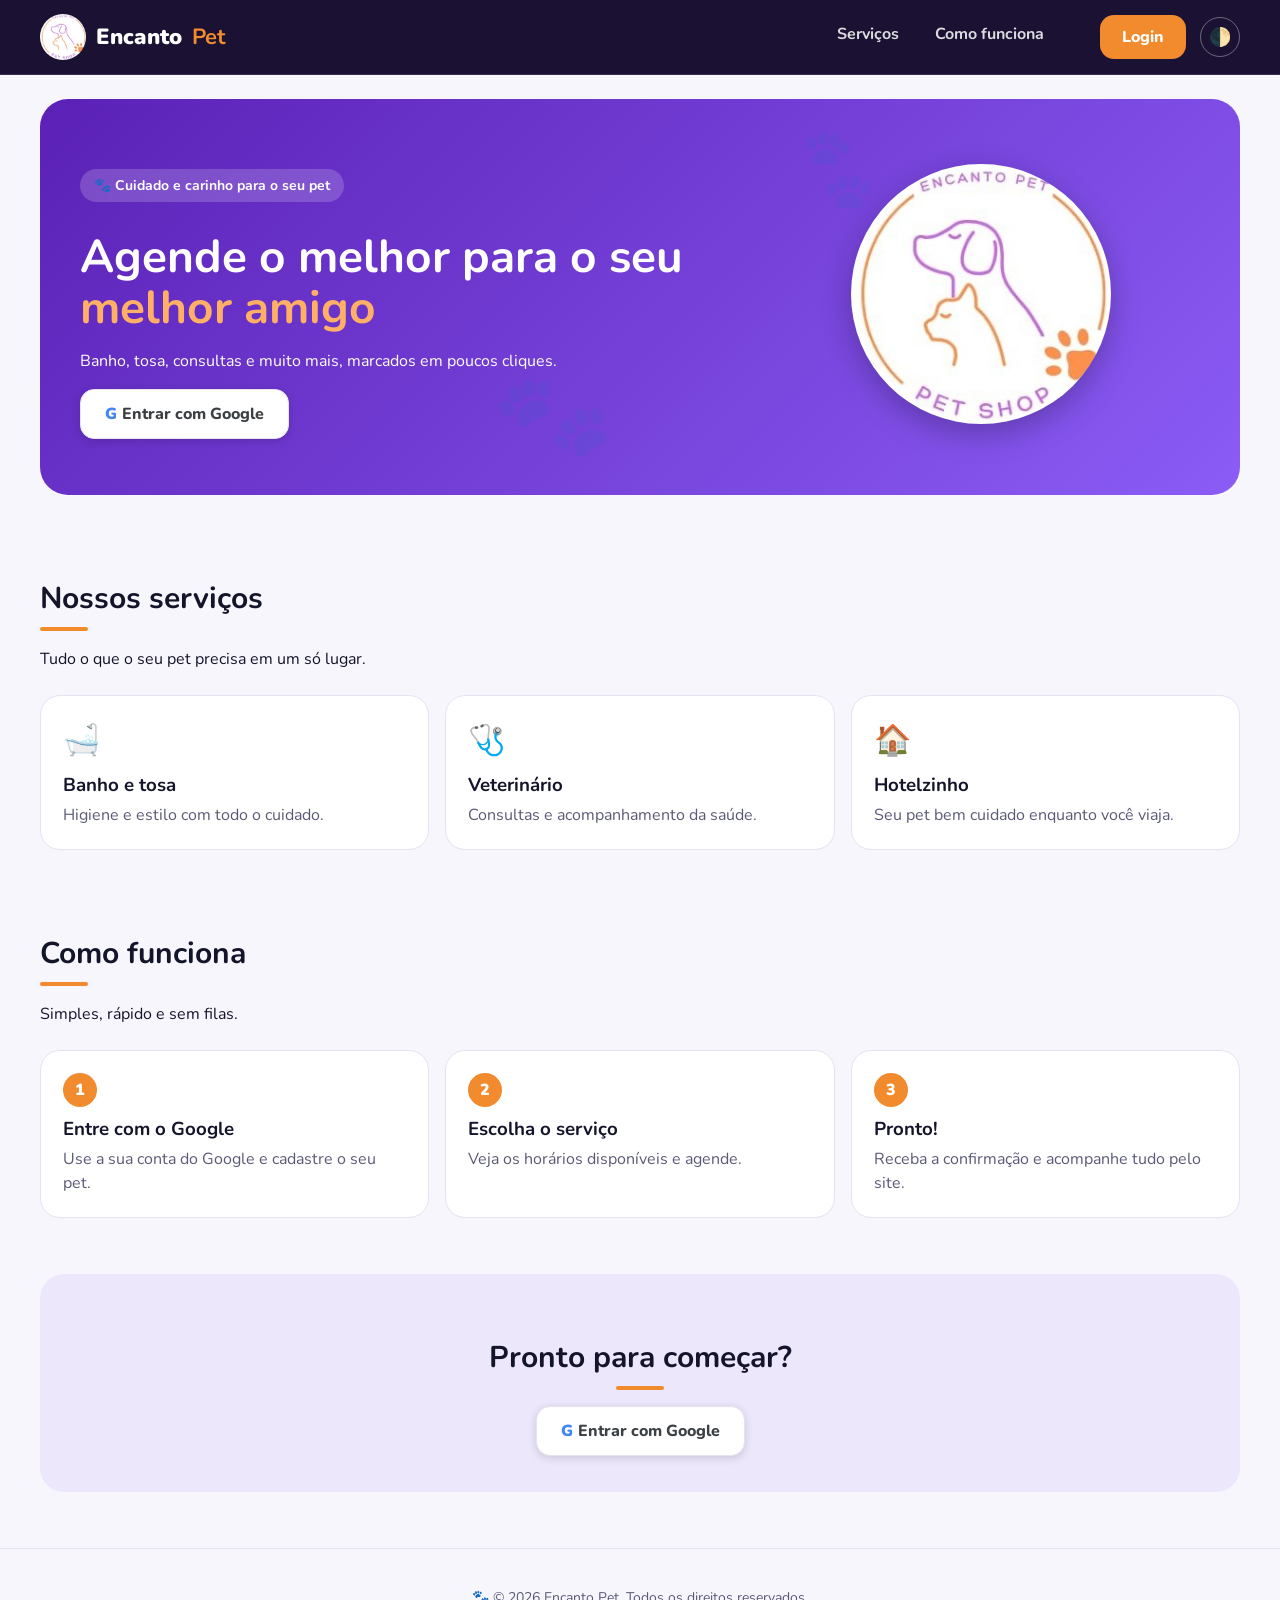
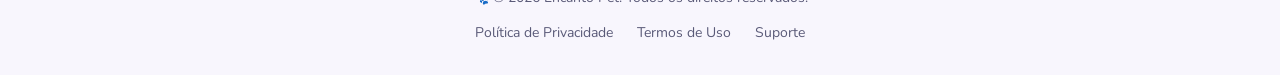
<file: index.html>
<!DOCTYPE html>
<html lang="pt-BR">
<head>
  <meta charset="UTF-8">
  <meta name="viewport" content="width=device-width, initial-scale=1">
  <title>Encanto Pet · Cuidado e carinho para o seu pet</title>

  <!-- Ícone da aba do navegador -->
  <link rel="icon" type="image/svg+xml" href="./cliente/assets/icons/favicon.svg">
  <link rel="icon" type="image/png" href="./cliente/assets/icons/favicon.png">

  <!-- Fonte, estilo (CSS) e JavaScript -->
  <link href="https://fonts.googleapis.com/css2?family=Nunito:wght@400;600;800;900&display=swap" rel="stylesheet">
  <link rel="stylesheet" href="./cliente/css/style.css">
  <script src="./cliente/js/script.js"></script>
  <script type="module" src="./cliente/js/api.js"></script>
</head>
<body>

  <!-- logo, menu, botão de login e botão 🌓 (troca de tema) -->
  <header>
    <div class="logo">
      <img src="./cliente/assets/images/logo.jpeg" alt="Logo do Encanto Pet">
      Encanto <b>Pet</b>
    </div>
    <nav>
      <a href="#servicos">Serviços</a>
      <a href="#como-funciona">Como funciona</a>
    </nav>
    <div class="acoes-topo">
      <a class="botao-login" href="./cliente/pages/login.html">Login</a>
      <button type="button" class="botao-tema" data-botao-tema title="Trocar entre modo claro e escuro" aria-label="Trocar entre modo claro e escuro">🌓</button>
    </div>
  </header>

  <!-- Destaque da pag, botão para entrar > ir para tela de login... 🙃 -->

  <section class="destaque">
    <div class="destaque-texto">
      <p class="etiqueta">🐾 Cuidado e carinho para o seu pet</p>
      <h1>Agende o melhor para o seu <b>melhor amigo</b></h1>
      <p>Banho, tosa, consultas e muito mais, marcados em poucos cliques.</p>
      <a class="botao-google" href="./cliente/pages/login.html">Entrar com Google</a>
    </div>
    <div class="destaque-imagem">
      <img src="./cliente/assets/images/logo.jpeg" alt="Logo do Encanto Pet">
    </div>
  </section>

  <!-- Serviços -->

  <section id="servicos">
    <h2>Nossos serviços</h2>
    <p>Tudo o que o seu pet precisa em um só lugar.</p>
    <div class="cartoes">
      <div class="cartao">
        <div class="icone">🛁</div>
        <h3>Banho e tosa</h3>
        <p>Higiene e estilo com todo o cuidado.</p>
      </div>
      <div class="cartao">
        <div class="icone">🩺</div>
        <h3>Veterinário</h3>
        <p>Consultas e acompanhamento da saúde.</p>
      </div>
      <div class="cartao">
        <div class="icone">🏠</div>
        <h3>Hotelzinho</h3>
        <p>Seu pet bem cuidado enquanto você viaja.</p>
      </div>
    </div>
  </section>

  <!-- Funcionamento do nosso site... como é o processo 🙃-->

  <section id="como-funciona">
    <h2>Como funciona</h2>
    <p>Simples, rápido e sem filas.</p>
    <div class="cartoes">
      <div class="cartao">
        <div class="numero">1</div>
        <h3>Entre com o Google</h3>
        <p>Use a sua conta do Google e cadastre o seu pet.</p>
      </div>
      <div class="cartao">
        <div class="numero">2</div>
        <h3>Escolha o serviço</h3>
        <p>Veja os horários disponíveis e agende.</p>
      </div>
      <div class="cartao">
        <div class="numero">3</div>
        <h3>Pronto!</h3>
        <p>Receba a confirmação e acompanhe tudo pelo site.</p>
      </div>
    </div>
  </section>

  <!-- Mais um destaque para ir para a tela de login... caso o cliente olhe a pag
           principal inteira... "que tbm não é muito grande 🙃" -->

  <section class="faixa">
    <h2>Pronto para começar?</h2>
    <a class="botao-google" href="./cliente/pages/login.html">Entrar com Google</a>
  </section>


  <footer>
    <p>🐾 © 2026 Encanto Pet. Todos os direitos reservados.</p>
    <a href="#">Política de Privacidade</a>
    <a href="#">Termos de Uso</a>
    <a href="#">Suporte</a>
  </footer>

</body>
</html>
</file>
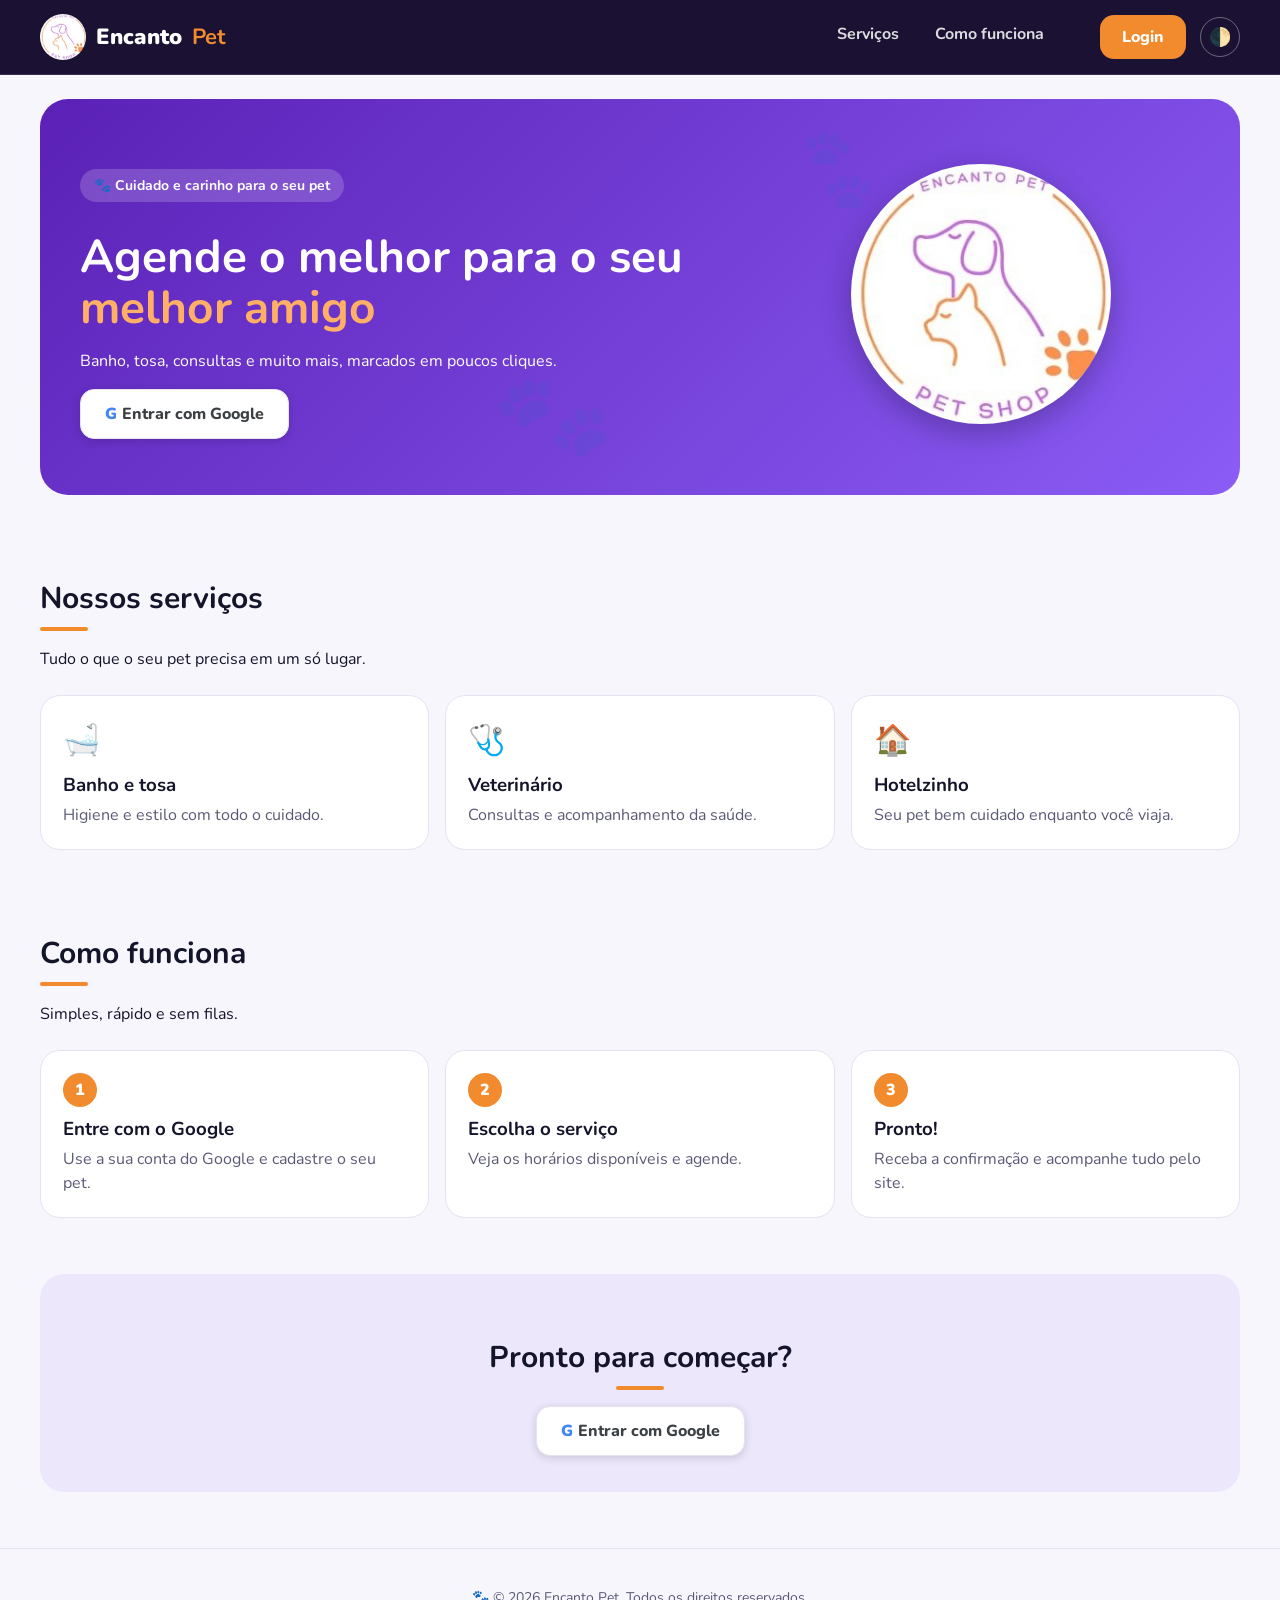
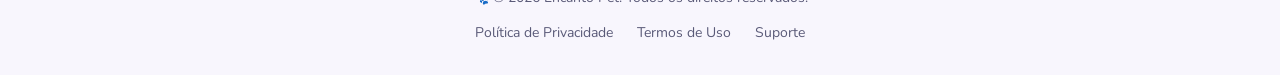
<file: cliente/index.html>
<!DOCTYPE html>
<html lang="pt-BR">
<head>
  <meta charset="UTF-8">
  <meta name="viewport" content="width=device-width, initial-scale=1">
  <title>Encanto Pet · Cuidado e carinho para o seu pet</title>

  <!-- Ícone da aba do navegador -->
  <link rel="icon" type="image/svg+xml" href="assets/icons/favicon.svg">
  <link rel="icon" type="image/png" href="assets/icons/favicon.png">

  <!-- Fonte, estilo (CSS) e JavaScript -->
  <link href="https://fonts.googleapis.com/css2?family=Nunito:wght@400;600;800;900&display=swap" rel="stylesheet">
  <link rel="stylesheet" href="css/style.css">
  <script src="js/script.js"></script>
  <script type="module" src="js/api.js"></script>
</head>
<body>

  <!-- logo, menu, botão de login e botão 🌓 (troca de tema) -->
  <header>
    <div class="logo">
      <img src="assets/images/logo.jpeg" alt="Logo do Encanto Pet">
      Encanto <b>Pet</b>
    </div>
    <nav>
      <a href="#servicos">Serviços</a>
      <a href="#como-funciona">Como funciona</a>
    </nav>
    <div class="acoes-topo">
      <a class="botao-login" href="pages/login.html">Login</a>
      <button type="button" class="botao-tema" data-botao-tema title="Trocar entre modo claro e escuro" aria-label="Trocar entre modo claro e escuro">🌓</button>
    </div>
  </header>

  <!-- Destaque da pag, botão para entrar > ir para tela de login... 🙃 -->

  <section class="destaque">
    <div class="destaque-texto">
      <p class="etiqueta">🐾 Cuidado e carinho para o seu pet</p>
      <h1>Agende o melhor para o seu <b>melhor amigo</b></h1>
      <p>Banho, tosa, consultas e muito mais, marcados em poucos cliques.</p>
      <a class="botao-google" href="pages/login.html">Entrar com Google</a>
    </div>
    <div class="destaque-imagem">
      <img src="assets/images/logo.jpeg" alt="Logo do Encanto Pet">
    </div>
  </section>

  <!-- Serviços -->

  <section id="servicos">
    <h2>Nossos serviços</h2>
    <p>Tudo o que o seu pet precisa em um só lugar.</p>
    <div class="cartoes">
      <div class="cartao">
        <div class="icone">🛁</div>
        <h3>Banho e tosa</h3>
        <p>Higiene e estilo com todo o cuidado.</p>
      </div>
      <div class="cartao">
        <div class="icone">🩺</div>
        <h3>Veterinário</h3>
        <p>Consultas e acompanhamento da saúde.</p>
      </div>
      <div class="cartao">
        <div class="icone">🏠</div>
        <h3>Hotelzinho</h3>
        <p>Seu pet bem cuidado enquanto você viaja.</p>
      </div>
    </div>
  </section>

  <!-- Funcionamento do nosso site... como é o processo 🙃-->

  <section id="como-funciona">
    <h2>Como funciona</h2>
    <p>Simples, rápido e sem filas.</p>
    <div class="cartoes">
      <div class="cartao">
        <div class="numero">1</div>
        <h3>Entre com o Google</h3>
        <p>Use a sua conta do Google e cadastre o seu pet.</p>
      </div>
      <div class="cartao">
        <div class="numero">2</div>
        <h3>Escolha o serviço</h3>
        <p>Veja os horários disponíveis e agende.</p>
      </div>
      <div class="cartao">
        <div class="numero">3</div>
        <h3>Pronto!</h3>
        <p>Receba a confirmação e acompanhe tudo pelo site.</p>
      </div>
    </div>
  </section>

  <!-- Mais um destaque para ir para a tela de login... caso o cliente olhe a pag
           principal inteira... "que tbm não é muito grande 🙃" -->

  <section class="faixa">
    <h2>Pronto para começar?</h2>
    <a class="botao-google" href="pages/login.html">Entrar com Google</a>
  </section>


  <footer>
    <p>🐾 © 2026 Encanto Pet. Todos os direitos reservados.</p>
    <a href="#">Política de Privacidade</a>
    <a href="#">Termos de Uso</a>
    <a href="#">Suporte</a>
  </footer>

</body>
</html>
</file>
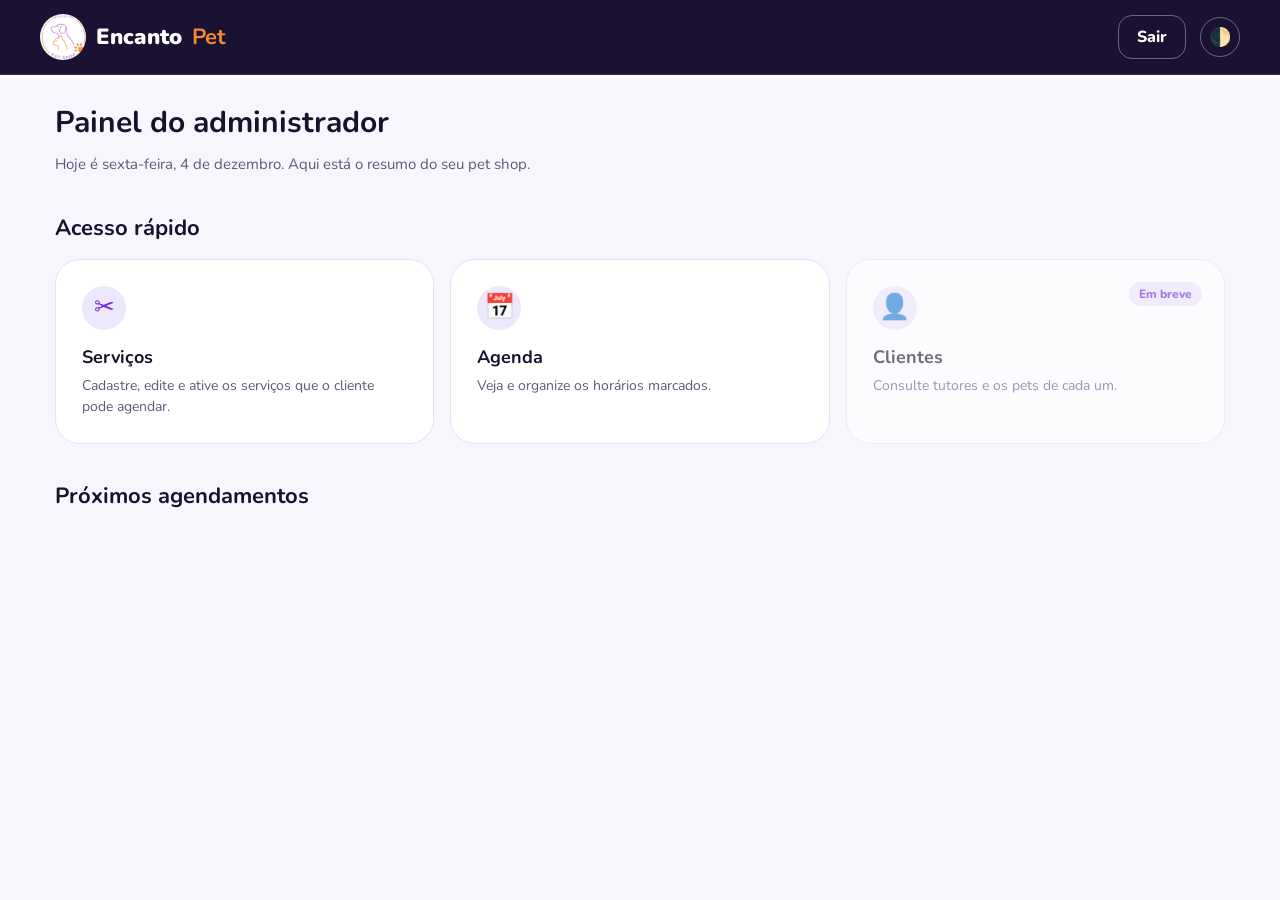
<file: Adm/pages/painel.html>
<!doctype html>
<html lang="pt-BR">
  <head>
    <meta charset="UTF-8" />
    <meta name="viewport" content="width=device-width, initial-scale=1.0" />
    <title>Painel do administrador · Encanto Pet</title>
    <script type="module" src="../../cliente/js/script.js"></script>
    <script type="module" src="../../cliente/js/api.js"></script>

    <link
      href="https://fonts.googleapis.com/css2?family=Nunito:wght@400;600;800;900&display=swap"
      rel="stylesheet"
    />
    <link rel="stylesheet" href="../css/cssADM.css" />
    <link rel="stylesheet" href="../css/painel.css" />
  </head>
  <body>
    <header>
      <a class="logo" href="painel.html">
        <img
          src="../../cliente/assets/images/logo.jpeg"
          alt="Logo do Encanto Pet"
        />
        Encanto <b>Pet</b>
      </a>
      <div class="acoes-topo">
        <a class="botao-topo" href="../../cliente/pages/login.html">Sair</a>
        <button
          type="button"
          class="botao-tema"
          data-botao-tema
          title="Trocar entre modo claro e escuro"
          aria-label="Trocar entre modo claro e escuro"
        >
          🌓
        </button>
      </div>
    </header>

    <main class="pagina">
      <header class="cabecalho">
        <div>
          <h1>Painel do administrador</h1>
          <p id="data-hoje">Resumo do seu pet shop.</p>
        </div>
      </header>

      <!-- Atalhos -->
      <section aria-labelledby="titulo-atalhos">
        <h2 id="titulo-atalhos">Acesso rápido</h2>
        <div class="atalhos">
          <a class="atalho" href="Servico.html">
            <div class="icone">✂</div>
            <h3>Serviços</h3>
            <p>
              Cadastre, edite e ative os serviços que o cliente pode agendar.
            </p>
          </a>

          <a class="atalho" href="agenda.html">
            <div class="icone">📅</div>
            <h3>Agenda</h3>
            <p>Veja e organize os horários marcados.</p>
          </a>

          <div class="atalho em-breve">
            <div class="icone">👤</div>
            <h3>Clientes</h3>
            <p>Consulte tutores e os pets de cada um.</p>
            <span class="etiqueta-breve">Em breve</span>
          </div>
        </div>
      </section>

      <!-- Próximos agendamentos -->
      <section  aria-labelledby="titulo-agenda">
        <h2 id="titulo-agenda">Próximos agendamentos</h2>
        <ul id="next-schedule" class="lista-agenda">
          <template id="next-schedule-adm-tamplate">
            <li>
              <span class="hora">09:00</span>
              <span class="info"><b>Thor</b>Banho e tosa · Maria Souza</span>
              <span class="status">Confirmado</span>
            </li>
          </template>

          <!-- <li>
            <span class="hora">09:00</span>
            <span class="info"><b>Thor</b> Banho e tosa · Maria Souza</span>
            <span class="status confirmado">Confirmado</span>
          </li>

          <li>
            <span class="hora">10:30</span>
            <span class="info"><b>Luna</b> Hidratação · João Lima</span>
            <span class="status confirmado">Confirmado</span>
          </li>

          <li>
            <span class="hora">13:00</span>
            <span class="info"><b>Mel</b> Corte de unhas · Ana Costa</span>
            <span class="status aguardando">Aguardando</span>
          </li>

          <li>
            <span class="hora">15:00</span>
            <span class="info"><b>Bob</b> Tosa higiênica · Carlos Dias</span>
            <span class="status confirmado">Confirmado</span>
          </li> -->
        </ul>
        <!-- <p class="nota">
          Dados de exemplo. Depois eles serão ligados ao sistema de agendamento.
        </p> -->
      </section>
    </main>

    <script src="../js/painel.js"></script>
  </body>
</html>
</file>
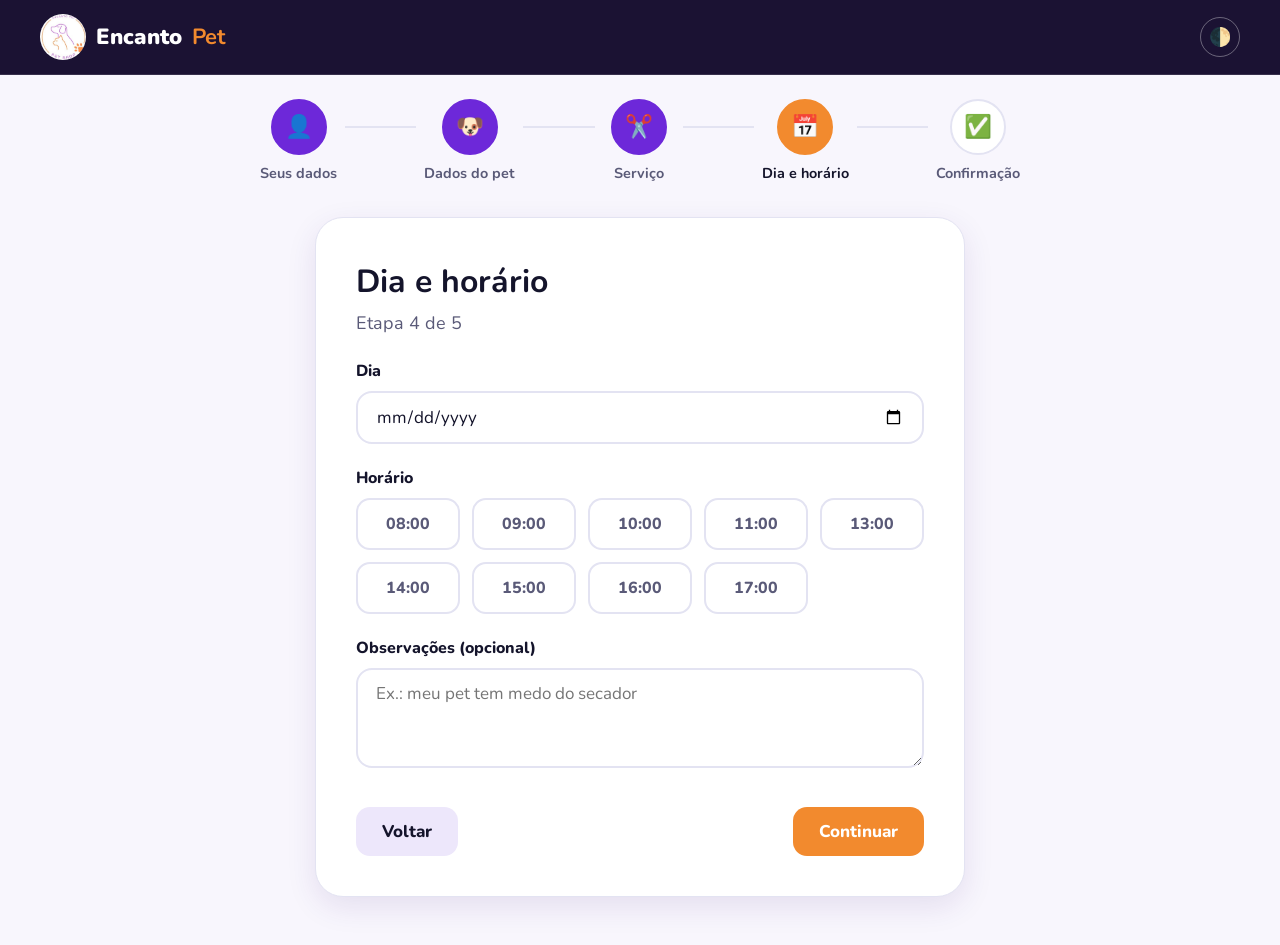
<file: cliente/pages/agendamento.html>
<!DOCTYPE html>
<html lang="pt-BR">
<head>
  <meta charset="UTF-8">
  <meta name="viewport" content="width=device-width, initial-scale=1">
  <title>Dia e horário · Encanto Pet</title>

  <!-- Ícone da aba do navegador -->
  <link rel="icon" type="image/svg+xml" href="../assets/icons/favicon.svg">
  <link rel="icon" type="image/png" href="../assets/icons/favicon.png">

  <!-- Fonte, estilo (CSS) e JavaScript -->
  <link href="https://fonts.googleapis.com/css2?family=Nunito:wght@400;600;800;900&display=swap" rel="stylesheet">
  <link rel="stylesheet" href="../css/style.css">
  <script type="module" src="../js/script.js"></script>
  <script type="module" src="../js/api.js"></script>
</head>
<body>

  <header>
    <a class="logo" href="../pagina-principal.html">
      <img src="../assets/images/logo.jpeg" alt="Logo do Encanto Pet">
      Encanto <b>Pet</b>
    </a>
    <div class="acoes-topo">
      <button type="button" class="botao-tema" data-botao-tema title="Trocar entre modo claro e escuro" aria-label="Trocar entre modo claro e escuro">🌓</button>
    </div>
  </header>

  <!-- Barra de Progresso -->
  <div class="conteiner-etapas">
    <div class="etapa-item concluida">
      <div class="icone-etapa">👤</div>
      <span class="texto-etapa">Seus dados</span>
    </div>
    <div class="linha-conectora"></div>
    <div class="etapa-item concluida">
      <div class="icone-etapa">🐶</div>
      <span class="texto-etapa">Dados do pet</span>
    </div>
    <div class="linha-conectora"></div>
    <div class="etapa-item concluida">
      <div class="icone-etapa">✂️</div>
      <span class="texto-etapa">Serviço</span>
    </div>
    <div class="linha-conectora"></div>
    <div class="etapa-item ativa">
      <div class="icone-etapa">📅</div>
      <span class="texto-etapa">Dia e horário</span>
    </div>
    <div class="linha-conectora"></div>
    <div class="etapa-item">
      <div class="icone-etapa">✅</div>
      <span class="texto-etapa">Confirmação</span>
    </div>
  </div>

  <main class="conteudo">

    <form class="formulario" data-proxima="confirmacao.html">
      <h2 class="titulo">Dia e horário</h2>
      <p class="subtitulo">Etapa 4 de 5</p>

      <label class="label" for="data">Dia</label>
      <input class="campo" type="date" id="data" name="data" required>

      <p class="label">Horário</p>
      <div class="lista-horarios">

        <label class="horario">
          <input type="radio" name="horario" value="08:00" required>
          <span>08:00</span>
        </label>

        <label class="horario">
          <input type="radio" name="horario" value="09:00" required>
          <span>09:00</span>
        </label>

        <label class="horario">
          <input type="radio" name="horario" value="10:00" required>
          <span>10:00</span>
        </label>

        <label class="horario">
          <input type="radio" name="horario" value="11:00" required>
          <span>11:00</span>
        </label>

        <label class="horario">
          <input type="radio" name="horario" value="13:00" required>
          <span>13:00</span>
        </label>

        <label class="horario">
          <input type="radio" name="horario" value="14:00" required>
          <span>14:00</span>
        </label>

        <label class="horario">
          <input type="radio" name="horario" value="15:00" required>
          <span>15:00</span>
        </label>

        <label class="horario">
          <input type="radio" name="horario" value="16:00" required>
          <span>16:00</span>
        </label>

        <label class="horario">
          <input type="radio" name="horario" value="17:00" required>
          <span>17:00</span>
        </label>

      </div>

      <label class="label" for="observacoes">Observações (opcional)</label>
      <textarea class="campo" id="observacoes" name="observacoes" placeholder="Ex.: meu pet tem medo do secador"></textarea>

      <div class="botoes">
        <a class="botao voltar" href="servicos.html">Voltar</a>
        <button class="botao continuar" type="submit">Continuar</button>
      </div>
    </form>

  </main>

</body>
</html>
</file>
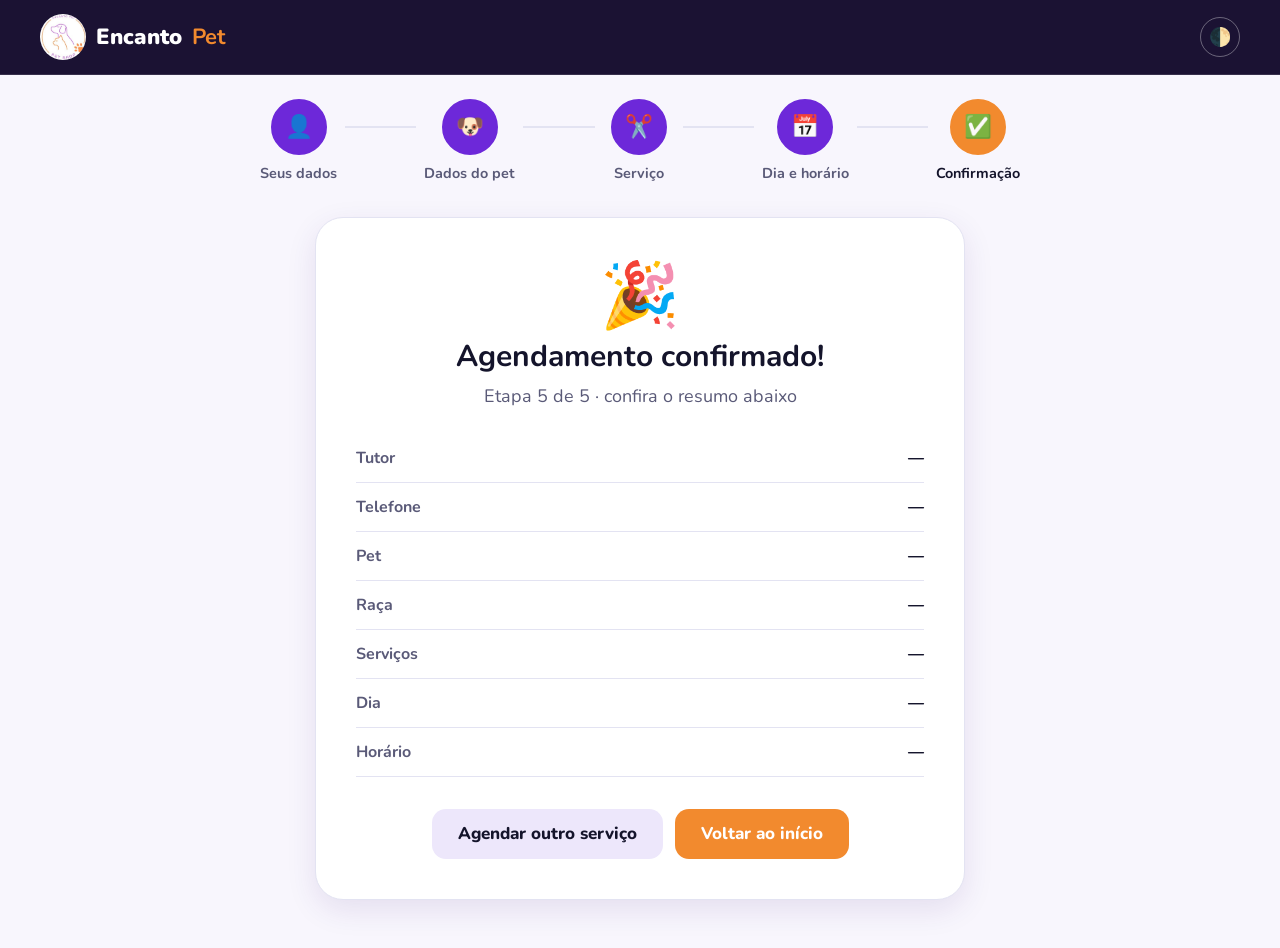
<file: cliente/pages/confirmacao.html>
<!DOCTYPE html>
<html lang="pt-BR">
<head>
  <meta charset="UTF-8">
  <meta name="viewport" content="width=device-width, initial-scale=1">
  <title>Confirmação · Encanto Pet</title>

  <!-- Ícone da aba do navegador -->
  <link rel="icon" type="image/svg+xml" href="../assets/icons/favicon.svg">
  <link rel="icon" type="image/png" href="../assets/icons/favicon.png">

  <!-- Fonte, estilo (CSS) e JavaScript -->
  <link href="https://fonts.googleapis.com/css2?family=Nunito:wght@400;600;800;900&display=swap" rel="stylesheet">
  <link rel="stylesheet" href="../css/style.css">
  <script type="module" src="../js/script.js"></script>
  <script type="module" src="../js/api.js"></script>
</head>
<body>

  <header>
    <a class="logo" href="../pagina-principal.html">
      <img src="../assets/images/logo.jpeg" alt="Logo do Encanto Pet">
      Encanto <b>Pet</b>
    </a>
    <div class="acoes-topo">
      <button type="button" class="botao-tema" data-botao-tema title="Trocar entre modo claro e escuro" aria-label="Trocar entre modo claro e escuro">🌓</button>
    </div>
  </header>

  <!-- Barra de Progresso -->
  <div class="conteiner-etapas">
    <div class="etapa-item concluida">
      <div class="icone-etapa">👤</div>
      <span class="texto-etapa">Seus dados</span>
    </div>
    <div class="linha-conectora"></div>
    <div class="etapa-item concluida">
      <div class="icone-etapa">🐶</div>
      <span class="texto-etapa">Dados do pet</span>
    </div>
    <div class="linha-conectora"></div>
    <div class="etapa-item concluida">
      <div class="icone-etapa">✂️</div>
      <span class="texto-etapa">Serviço</span>
    </div>
    <div class="linha-conectora"></div>
    <div class="etapa-item concluida">
      <div class="icone-etapa">📅</div>
      <span class="texto-etapa">Dia e horário</span>
    </div>
    <div class="linha-conectora"></div>
    <div class="etapa-item ativa">
      <div class="icone-etapa">✅</div>
      <span class="texto-etapa">Confirmação</span>
    </div>
  </div>

  <main class="conteudo">

    <section class="formulario">
      <div class="confirmacao-topo">
        <div class="selo">🎉</div>
        <h2 class="titulo">Agendamento confirmado!</h2>
        <p class="subtitulo">Etapa 5 de 5 · confira o resumo abaixo</p>
      </div>

      <dl class="resumo">
        <div><dt>Tutor</dt><dd data-resumo="nome"></dd></div>
        <div><dt>Telefone</dt><dd data-resumo="telefone"></dd></div>
        <div><dt>Pet</dt><dd data-resumo="pet-nome"></dd></div>
        <div><dt>Raça</dt><dd data-resumo="pet-raca"></dd></div>
        <div><dt>Serviços</dt><dd data-resumo="servicos"></dd></div>
        <div><dt>Dia</dt><dd data-resumo="data"></dd></div>
        <div><dt>Horário</dt><dd data-resumo="horario"></dd></div>
      </dl>

      <div class="botoes centro">
        <a class="botao voltar" href="servicos.html">Agendar outro serviço</a>
        <a class="botao continuar" href="../pagina-principal.html">Voltar ao início</a>
      </div>
    </section>

  </main>

</body>
</html>
</file>
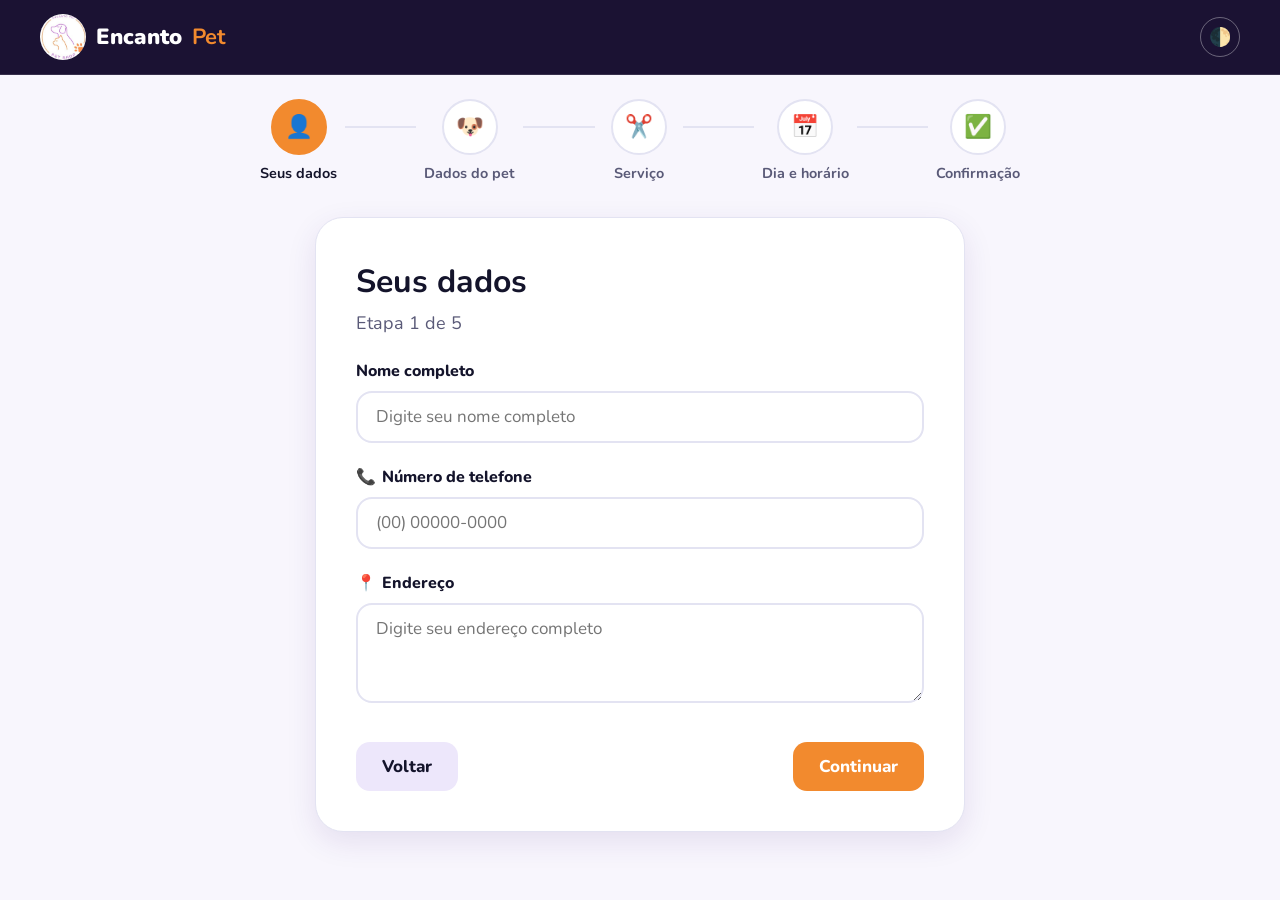
<file: cliente/pages/dados-pessoais.html>
<!DOCTYPE html>
<html lang="pt-BR">
<head>
  <meta charset="UTF-8">
  <meta name="viewport" content="width=device-width, initial-scale=1">
  <title>Seus dados · Encanto Pet</title>

  <!-- Ícone da aba do navegador -->
  <link rel="icon" type="image/svg+xml" href="../assets/icons/favicon.svg">
  <link rel="icon" type="image/png" href="../assets/icons/favicon.png">

  <!-- Fonte, estilo (CSS) e JavaScript -->
  <link href="https://fonts.googleapis.com/css2?family=Nunito:wght@400;600;800;900&display=swap" rel="stylesheet">
  <link rel="stylesheet" href="../css/style.css">
  <script type="module" src="../js/script.js"></script>
  <script type="module" src="../js/api.js"></script>
</head>
<body>

  <header>
    <a class="logo" href="../pagina-principal.html">
      <img src="../assets/images/logo.jpeg" alt="Logo do Encanto Pet">
      Encanto <b>Pet</b>
    </a>
    <div class="acoes-topo">
      <button type="button" class="botao-tema" data-botao-tema title="Trocar entre modo claro e escuro" aria-label="Trocar entre modo claro e escuro">🌓</button>
    </div>
  </header>

  <!-- Barra de Progresso -->
  <div class="conteiner-etapas">
    <div class="etapa-item ativa">
      <div class="icone-etapa">👤</div>
      <span class="texto-etapa">Seus dados</span>
    </div>
    <div class="linha-conectora"></div>
    <div class="etapa-item">
      <div class="icone-etapa">🐶</div>
      <span class="texto-etapa">Dados do pet</span>
    </div>
    <div class="linha-conectora"></div>
    <div class="etapa-item">
      <div class="icone-etapa">✂️</div>
      <span class="texto-etapa">Serviço</span>
    </div>
    <div class="linha-conectora"></div>
    <div class="etapa-item">
      <div class="icone-etapa">📅</div>
      <span class="texto-etapa">Dia e horário</span>
    </div>
    <div class="linha-conectora"></div>
    <div class="etapa-item">
      <div class="icone-etapa">✅</div>
      <span class="texto-etapa">Confirmação</span>
    </div>
  </div>

  <main class="conteudo">

    <form class="formulario" data-proxima="dados-pet.html">
      <h2 class="titulo">Seus dados</h2>
      <p class="subtitulo">Etapa 1 de 5</p>

      <!-- Nome -->
      <label class="label" for="nome">Nome completo</label>
      <input class="campo" type="text" id="nome" name="nome" placeholder="Digite seu nome completo" required>

      <!-- Telefone -->
      <label class="label" for="telefone"><span class="icone-campo">📞</span>Número de telefone</label>
      <input class="campo" type="tel" id="telefone" name="telefone" placeholder="(00) 00000-0000" required>

      <!-- Endereço -->
      <label class="label" for="endereco"><span class="icone-campo">📍</span>Endereço</label>
      <textarea class="campo" id="endereco" name="endereco" placeholder="Digite seu endereço completo" required></textarea>

      <!-- Botões -->
      <div class="botoes">
        <a class="botao voltar" href="login.html">Voltar</a>
        <button class="botao continuar" type="submit">Continuar</button>
      </div>
    </form>

  </main>

</body>
</html>
</file>
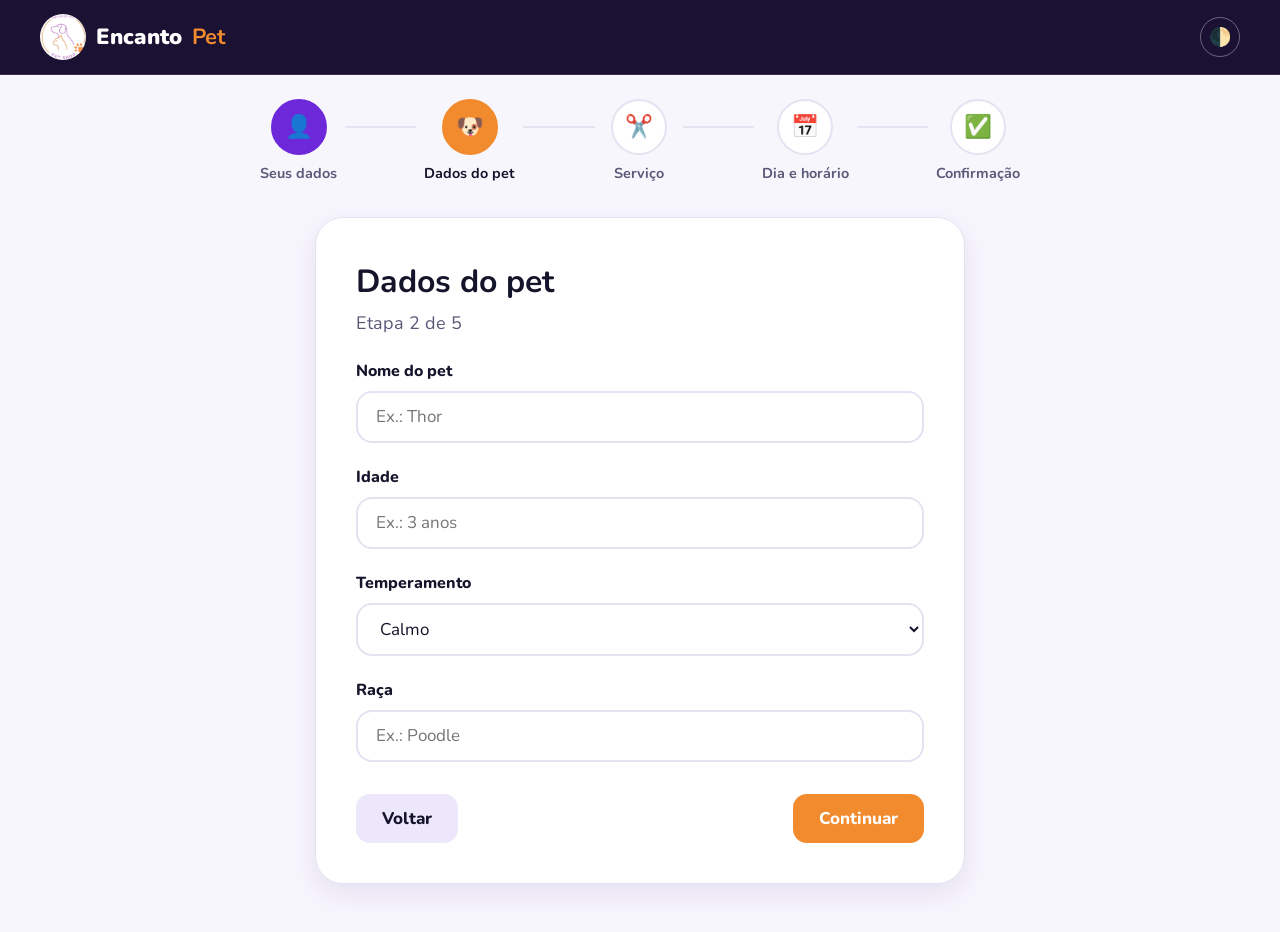
<file: cliente/pages/dados-pet.html>
<!DOCTYPE html>
<html lang="pt-BR">
<head>
  <meta charset="UTF-8">
  <meta name="viewport" content="width=device-width, initial-scale=1">
  <title>Dados do pet · Encanto Pet</title>

  <!-- Ícone da aba do navegador -->
  <link rel="icon" type="image/svg+xml" href="../assets/icons/favicon.svg">
  <link rel="icon" type="image/png" href="../assets/icons/favicon.png">

  <!-- Fonte, estilo (CSS) e JavaScript -->
  <link href="https://fonts.googleapis.com/css2?family=Nunito:wght@400;600;800;900&display=swap" rel="stylesheet">
  <link rel="stylesheet" href="../css/style.css">
  <script type="module" src="../js/script.js"></script>
  <script type="module" src="../js/api.js"></script>
</head>
<body>

  <header>
    <a class="logo" href="../pagina-principal.html">
      <img src="../assets/images/logo.jpeg" alt="Logo do Encanto Pet">
      Encanto <b>Pet</b>
    </a>
    <div class="acoes-topo">
      <button type="button" class="botao-tema" data-botao-tema title="Trocar entre modo claro e escuro" aria-label="Trocar entre modo claro e escuro">🌓</button>
    </div>
  </header>

  <!-- Barra de Progresso -->
  <div class="conteiner-etapas">
    <div class="etapa-item concluida">
      <div class="icone-etapa">👤</div>
      <span class="texto-etapa">Seus dados</span>
    </div>
    <div class="linha-conectora"></div>
    <div class="etapa-item ativa">
      <div class="icone-etapa">🐶</div>
      <span class="texto-etapa">Dados do pet</span>
    </div>
    <div class="linha-conectora"></div>
    <div class="etapa-item">
      <div class="icone-etapa">✂️</div>
      <span class="texto-etapa">Serviço</span>
    </div>
    <div class="linha-conectora"></div>
    <div class="etapa-item">
      <div class="icone-etapa">📅</div>
      <span class="texto-etapa">Dia e horário</span>
    </div>
    <div class="linha-conectora"></div>
    <div class="etapa-item">
      <div class="icone-etapa">✅</div>
      <span class="texto-etapa">Confirmação</span>
    </div>
  </div>

  <main class="conteudo">

    <form class="formulario" data-proxima="servicos.html">
      <h2 class="titulo">Dados do pet</h2>
      <p class="subtitulo">Etapa 2 de 5</p>

      <label class="label" for="pet-nome">Nome do pet</label>
      <input class="campo" type="text" id="pet-nome" name="pet-nome" placeholder="Ex.: Thor" required>

      <label class="label" for="pet-idade">Idade</label>
      <input class="campo" type="text" id="pet-idade" name="pet-idade" placeholder="Ex.: 3 anos" required>

      <label class="label" for="pet-temperamento">Temperamento</label>
      <select class="campo" id="pet-temperamento" name="pet-temperamento" required>
        <option>Calmo</option>
        <option>Brincalhão</option>
        <option>Agitado</option>
        <option>Tímido</option>
        <option>Sociável</option>
        <option>Protetor</option>
      </select>

      <label class="label" for="pet-raca">Raça</label>
      <input class="campo" type="text" id="pet-raca" name="pet-raca" placeholder="Ex.: Poodle" required>

      <div class="botoes">
        <a class="botao voltar" href="dados-pessoais.html">Voltar</a>
        <button class="botao continuar" type="submit">Continuar</button>
      </div>
    </form>

  </main>

</body>
</html>
</file>
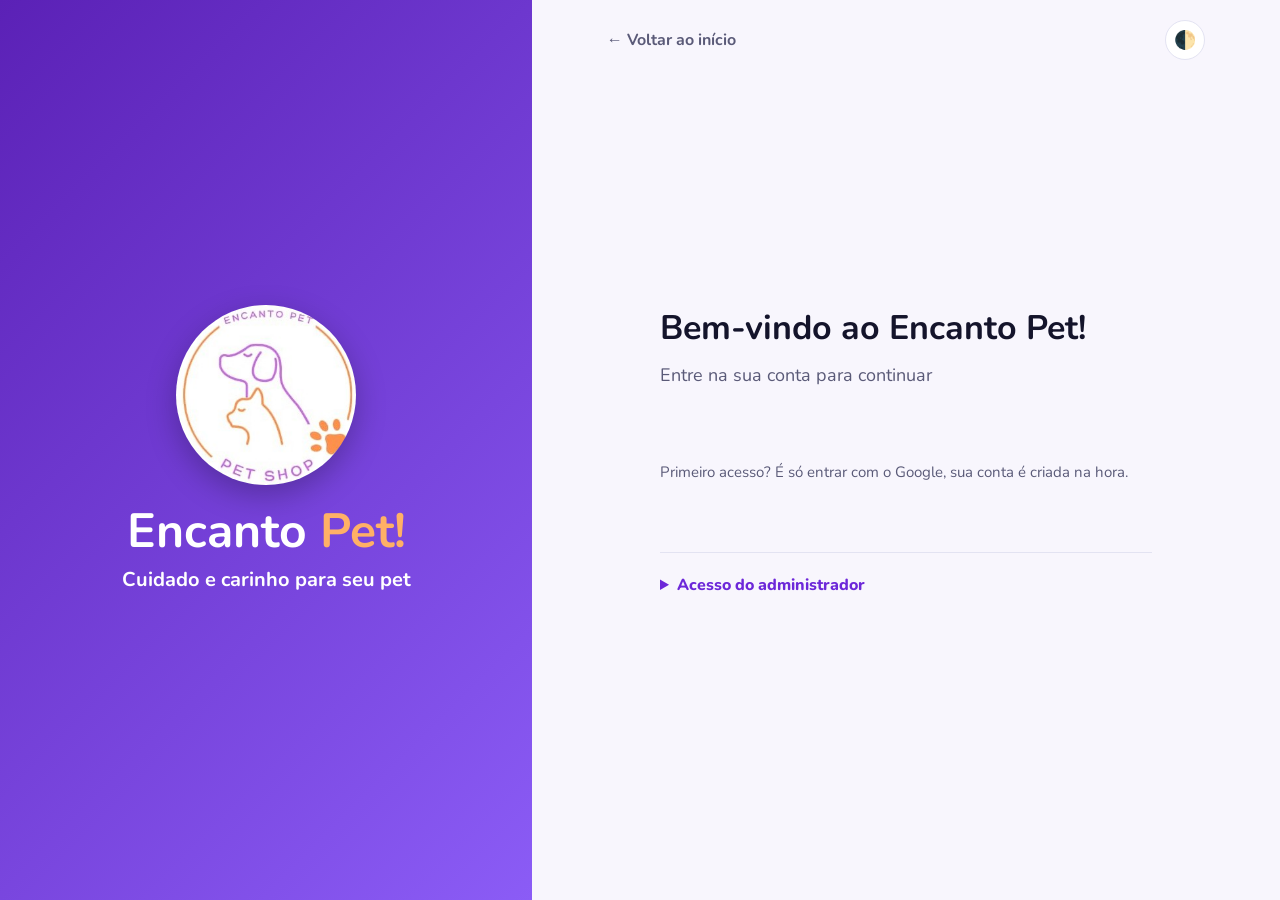
<file: cliente/pages/login.html>
<!DOCTYPE html>
<html lang="pt-BR">
<head>
  <meta charset="UTF-8">
  <meta name="viewport" content="width=device-width, initial-scale=1">
  <title>Login · Encanto Pet</title>

  <!-- Ícone da aba do navegador -->
  <link rel="icon" type="image/svg+xml" href="../assets/icons/favicon.svg">
  <link rel="icon" type="image/png" href="../assets/icons/favicon.png">

  <!-- Fonte, estilo (CSS) e JavaScript -->
  <link href="https://fonts.googleapis.com/css2?family=Nunito:wght@400;600;800;900&display=swap" rel="stylesheet">
  <link rel="stylesheet" href="../css/style.css">
  <script type="module" src="../js/script.js"></script>
  <script type="module" src="../js/api.js"></script>
  <script src="../js/googleOAuth.js"></script>
  <script src="https://accounts.google.com/gsi/client?hl=pt-BR"  async>
</script>
</head>
<body>

  <main class="login">

    <!-- Lado esquerdo -->
    <section class="login-esquerdo">
      <img src="../assets/images/logo.jpeg" alt="Logo do Encanto Pet">
      <h1>Encanto <b>Pet!</b></h1>
      <p>Cuidado e carinho para seu pet</p>
    </section>

    <!-- lado da direita (entrada) -->
    <section class="login-direito">
      <div class="login-topo">
        <a href="../pagina-principal.html">← Voltar ao início</a>
        <button type="button" class="botao-tema" data-botao-tema title="Trocar entre modo claro e escuro" aria-label="Trocar entre modo claro e escuro">🌓</button>
      </div>

      <h2>Bem-vindo ao Encanto Pet!</h2>
      <p>Entre na sua conta para continuar</p>

      <!-- Cliente: faz acesso com a conta do Google dele -->
      
      <div id="g_id_onload" data-client_id="136879532681-fs42hk8cj9a01il4bu9kgbsk2d2m5jtf.apps.googleusercontent.com" data-callback="receberLoginGoogle"
      data-auto_prompt="false" data-ux_mode="popup">
    </div>
    
    <div class="g_id_signin" data-type="standard" data-size="large" data-theme="outline" data-text="signin_with"
    data-shape="rectangular" data-locale="pt-BR">
        <!-- <a class="botao-google" href="dados-pessoais.html">Entrar com Google</a> -->  
      </div>
      
      <p id="google-status" role="status"></p>

      <p class="login-dica">Primeiro acesso? É só entrar com o Google, sua conta é criada na hora.</p>

      <!-- Adm: e-mail e senha -->
      <details class="adm">
        <summary>Acesso do administrador</summary>
        <!-- o login do ADM agora abre o painel -->
        <form data-aviso="O painel do administrador ainda está em desenvolvimento." id="form-login">
          <label class="label" for="adm-email">E-mail</label>
          <input class="campo" type="email" id="adm-email" placeholder="email.exemplo@gmail.com" required>

          <label class="label" for="adm-senha">Senha</label>
          <input class="campo" type="password" id="adm-senha" placeholder="Digite sua senha" required>

          <button class="botao continuar" type="submit">Entrar como ADM</button>
          <p class="aviso" hidden></p>
        </form>
      </details>
    </section>

  </main>

</body>
</html>
</file>
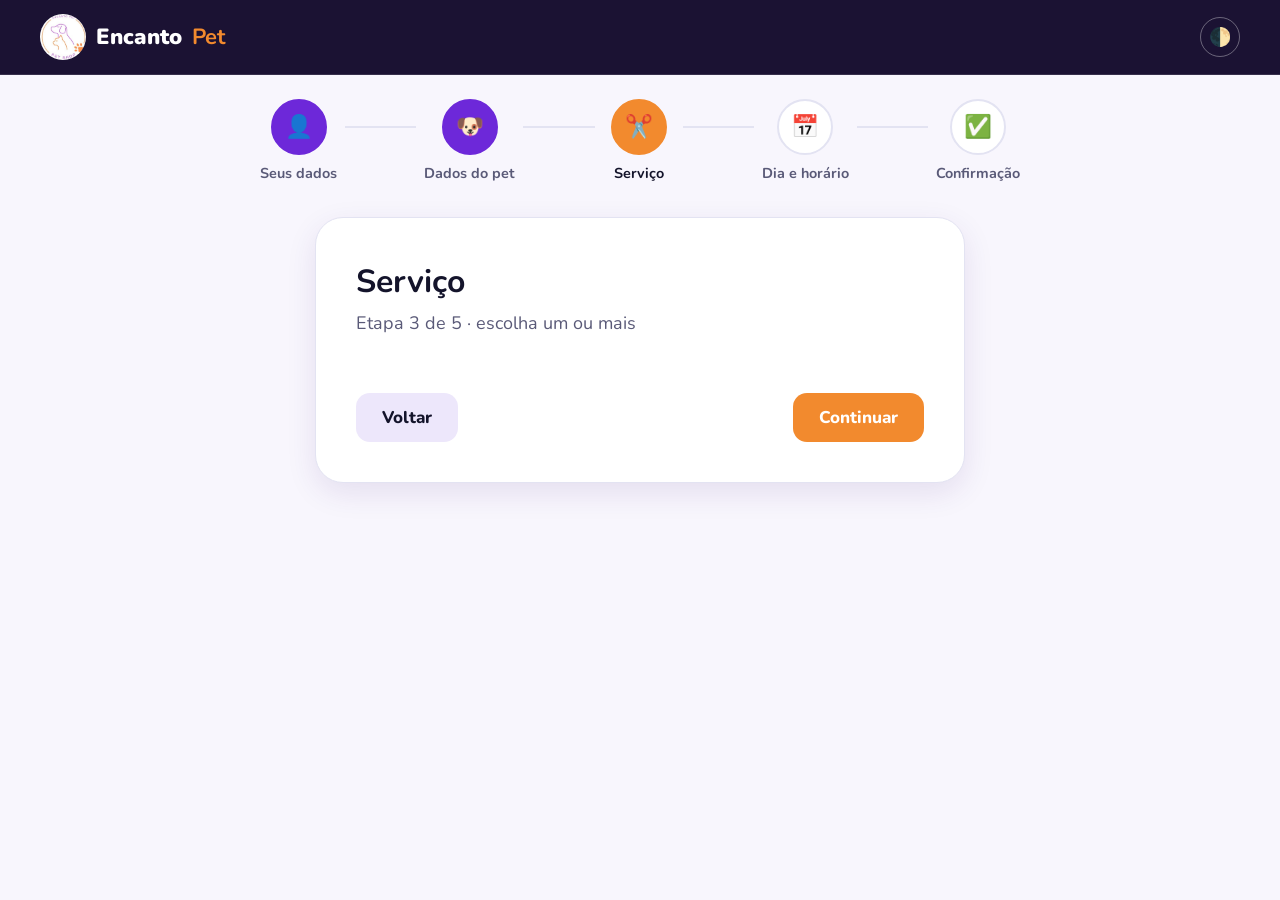
<file: cliente/pages/servicos.html>
<!DOCTYPE html>
<html lang="pt-BR">
<head>
  <meta charset="UTF-8">
  <meta name="viewport" content="width=device-width, initial-scale=1">
  <title>Serviço · Encanto Pet</title>

  <!-- Ícone da aba do navegador -->
  <link rel="icon" type="image/svg+xml" href="../assets/icons/favicon.svg">
  <link rel="icon" type="image/png" href="../assets/icons/favicon.png">

  <!-- Fonte, estilo (CSS) e JavaScript -->
  <link href="https://fonts.googleapis.com/css2?family=Nunito:wght@400;600;800;900&display=swap" rel="stylesheet">
  <link rel="stylesheet" href="../css/style.css">
  <script type="module" src="../js/script.js"></script>
  <script type="module" src="../js/api.js"></script>
</head>
<body>

  <header>
    <a class="logo" href="../pagina-principal.html">
      <img src="../assets/images/logo.jpeg" alt="Logo do Encanto Pet">
      Encanto <b>Pet</b>
    </a>
    <div class="acoes-topo">
      <button type="button" class="botao-tema" data-botao-tema title="Trocar entre modo claro e escuro" aria-label="Trocar entre modo claro e escuro">🌓</button>
    </div>
  </header>

  <!-- Barra de Progresso -->
   
  <div class="conteiner-etapas">
    <div class="etapa-item concluida">
      <div class="icone-etapa">👤</div>
      <span class="texto-etapa">Seus dados</span>
    </div>
    <div class="linha-conectora"></div>
    <div class="etapa-item concluida">
      <div class="icone-etapa">🐶</div>
      <span class="texto-etapa">Dados do pet</span>
    </div>
    <div class="linha-conectora"></div>
    <div class="etapa-item ativa">
      <div class="icone-etapa">✂️</div>
      <span class="texto-etapa">Serviço</span>
    </div>
    <div class="linha-conectora"></div>
    <div class="etapa-item">
      <div class="icone-etapa">📅</div>
      <span class="texto-etapa">Dia e horário</span>
    </div>
    <div class="linha-conectora"></div>
    <div class="etapa-item">
      <div class="icone-etapa">✅</div>
      <span class="texto-etapa">Confirmação</span>
    </div>
  </div>

  <main class="conteudo">

    <form class="formulario" data-proxima="agendamento.html">
      <h2 class="titulo">Serviço</h2>
      <p class="subtitulo">Etapa 3 de 5 · escolha um ou mais</p>

      <div class="lista-servicos" id="service-container">
        <!-- TODO: Tornar dinamico -->
        <template id="service-option-component">
          <label class="opcao">
            <input id="option" type="checkbox" name="servicos" value="Banho e tosa">
            <span class="icone" id="icon"></span>
            <span id="title">Banho e tosa</span>
          </label>
         </template>
        <label class="opcao">
          <input type="checkbox" name="servicos" value="Banho e tosa">
          <span class="icone">✂️</span>
          <span>Banho e tosa</span>
        </label>

        <label class="opcao">
          <input type="checkbox" name="servicos" value="Banho">
          <span class="icone">🛁</span>
          <span>Banho</span>
        </label>

        <label class="opcao">
          <input type="checkbox" name="servicos" value="Somente tosa">
          <span class="icone">✂️</span>
          <span>Somente tosa</span>
        </label>

        <label class="opcao">
          <input type="checkbox" name="servicos" value="Tosa higiênica">
          <span class="icone">🧼</span>
          <span>Tosa higiênica</span>
        </label>

        <label class="opcao">
          <input type="checkbox" name="servicos" value="Hidratação">
          <span class="icone">💧</span>
          <span>Hidratação</span>
        </label>

        <label class="opcao">
          <input type="checkbox" name="servicos" value="Corte de unhas">
          <span class="icone">💅</span>
          <span>Corte de unhas</span>
        </label>

      </div>

      <p class="aviso" hidden></p>

      <div class="botoes">
        <a class="botao voltar" href="dados-pet.html">Voltar</a>
        <button class="botao continuar" type="submit">Continuar</button>
      </div>
    </form>

  </main>

</body>
</html>
</file>
<file: cliente/css/style.css>
/* =====================================================
   ENCANTO PET -- CSS GLOBAL (CSS do cliente)
===================================================== */

   /* 1. CONFIGURAÇÕES GERAIS */


/* Cores principais do site (roxo e laranja)*/
:root {
  --roxo: #6d28d9;
  --roxo-claro: #8b5cf6;
  --laranja: #f28a2e;
  --fundo: #f8f6fd;
  --cartao: #ffffff;
  --campo: #ffffff;
  --texto: #14142b;
  --texto-suave: #5a5a78;
  --borda: #e3e3f2;
  --faixa: #ede7fb;
  --sombra: 0 10px 30px rgba(60, 20, 120, 0.1);
  color-scheme: light;
}

/* Modo escuro: o Js vai coloca data-tema="escuro" no <html>
   (sozinho, se o sistema da pessoa estiver escuro, ou pelo botão 🌓) */
:root[data-tema="escuro"] {
  --fundo: #120d24;
  --cartao: #1e1636;
  --campo: #181030;
  --texto: #f1f1ff;
  --texto-suave: #b9b0d8;
  --borda: #33285c;
  --faixa: #2d2158;
  --sombra: 0 10px 30px rgba(0, 0, 0, 0.35);
  color-scheme: dark;
}

* { box-sizing: border-box; }

/* Cursor de patinha na página inteira (html + body cobrem a tela toda) */
html,
body {
  cursor: url("../assets/icons/patinha.svg") 8 4, auto;
}

html { scroll-behavior: smooth; }

body {
  margin: 0;
  min-height: 100vh;
  background: var(--fundo);
  color: var(--texto);
  font-family: Nunito, Arial, sans-serif;
  line-height: 1.5;
}

/* Cursor de interação (patinha com coração-setinha) em tudo que clica */
a,
button,
label,
summary,
select,
input[type="checkbox"],
input[type="radio"],
input[type="date"] {
  cursor: url("../assets/icons/seta.svg") 3 3, pointer;
}

/* Nos campos de texto o cursor continua o de digitar */
input[type="text"],
input[type="tel"],
input[type="email"],
input[type="password"],
textarea {
  cursor: text;
}

a {
  color: inherit;
  text-decoration: none;
}

h2 { font-size: 30px; margin-bottom: 4px; }

section { padding-top: 56px; }

/* Foco do teclado visível */
a:focus-visible,
button:focus-visible,
summary:focus-visible {
  outline: 3px solid var(--laranja);
  outline-offset: 3px;
}

/* Quem prefere menos movimento não vê animações */
@media (prefers-reduced-motion: reduce) {
  * { animation: none !important; transition: none !important; }
}


/* =====================================================
   2. COMPONENTES COMPARTILHADOS
   ===================================================== */

/* ----- Topo (logo + menu) ----- */
/* A barra do topo tem sempre a mesma cor escura (não muda no modo claro) */
header {
  display: flex;
  align-items: center;
  padding: 14px 40px;
  background: #1b1233;
  color: #ffffff;
  border-bottom: 1px solid rgba(255, 255, 255, 0.12);
}

.logo {
  display: flex;
  align-items: center;
  gap: 10px;
  font-size: 22px;
  font-weight: 900;
}
.logo img {
  width: 46px;
  height: 46px;
  border-radius: 50%;
  object-fit: cover;
  background: #ffffff;
}
.logo b { color: var(--laranja); }

/* A logo fica no canto esquerdo e empurra o resto para a direita */
header .logo { margin-right: auto; }

/* Links do menu (Serviços / Como funciona): afastados do botão de Login */
nav {
  display: flex;
  align-items: center;
  gap: 36px;
  margin-right: 56px;
}
nav a {
  padding-bottom: 4px;
  border-bottom: 3px solid transparent;   /* linha laranja só aparece no hover */
  color: rgba(255, 255, 255, 0.85);
  font-weight: 700;
}
nav a:hover {
  border-bottom-color: var(--laranja);
  color: #ffffff;
}

/* Login + botão 🌓 no canto superior direito */
.acoes-topo {
  display: flex;
  align-items: center;
  gap: 14px;
}

/* ----- Botão "Login" do menu ----- */
.acoes-topo .botao-login {
  padding: 10px 22px;
  border-radius: 14px;
  background: var(--laranja);
  color: #ffffff;
  font-weight: 800;
}

/* ----- Botão 🌓 (troca entre modo claro e escuro) ----- */
.botao-tema {
  width: 40px;
  height: 40px;
  padding: 0;
  border: 1px solid var(--borda);
  border-radius: 50%;
  background: var(--cartao);
  font-size: 18px;
  line-height: 38px;
  text-align: center;
}

/* Na barra escura, o botão 🌓 fica transparente */
.acoes-topo .botao-tema {
  background: transparent;
  border-color: rgba(255, 255, 255, 0.35);
}

/* ----- Botão "Entrar com Google" ----- */
.botao-google {
  display: inline-block;
  padding: 12px 24px;
  border: 1px solid var(--borda);
  border-radius: 14px;
  background: #ffffff;
  color: #3c4043;
  font-family: inherit;
  font-size: 16px;
  font-weight: 800;
  box-shadow: 0 2px 8px rgba(0, 0, 0, 0.15);
}
.botao-google::before {
  content: "G  ";
  color: #4285f4;
  font-weight: 900;
}

.g_id_signin{
  max-width: 250px;
}

/* Animação ao passar o mouse nos botões */
.botao-google,
.botao,
.acoes-topo .botao-login,
.botao-tema {
  transition: transform 0.2s, box-shadow 0.2s, opacity 0.2s;
}
.botao-google:hover,
.botao:hover,
.acoes-topo .botao-login:hover,
.botao-tema:hover {
  transform: scale(1.06);
  box-shadow: 0 6px 18px rgba(0, 0, 0, 0.25);
}

/* ----- Botões Voltar / Continuar dos formulários ----- */
.botoes {
  display: flex;
  justify-content: space-between;
  gap: 12px;
  margin-top: 32px;
}

.botao {
  display: inline-block;
  padding: 12px 26px;
  border: 0;
  border-radius: 14px;
  font-family: inherit;
  font-size: 17px;
  font-weight: 800;
  text-align: center;
}
.botao.voltar { background: var(--faixa); color: var(--texto); }
.botao.continuar { background: var(--laranja); color: #ffffff; }

/* ----- Barra de progresso (etapas) ----- */
.conteiner-etapas {
  display: flex;
  align-items: flex-start;
  justify-content: center;
  max-width: 800px;
  margin: 24px auto 32px;
  padding: 0 20px;
}

.etapa-item {
  display: flex;
  flex-direction: column;
  align-items: center;
  min-width: 72px;
}

.icone-etapa {
  display: flex;
  justify-content: center;
  align-items: center;
  width: 56px;
  height: 56px;
  margin-bottom: 8px;
  border: 2px solid var(--borda);
  border-radius: 50%;
  background: var(--cartao);
  font-size: 1.4rem;
}

.texto-etapa {
  color: var(--texto-suave);
  font-size: 0.9rem;
  font-weight: 700;
  text-align: center;
}

.etapa-item.ativa .icone-etapa { background: var(--laranja); border-color: var(--laranja); }
.etapa-item.ativa .texto-etapa { color: var(--texto); }
.etapa-item.concluida .icone-etapa { background: var(--roxo); border-color: var(--roxo); }

.linha-conectora {
  flex: 1;
  height: 2px;
  margin: 27px 8px 0;   /* alinha a linha com o centro dos círculos */
  background: var(--borda);
}

/* ----- Cartão do formulário ----- */
.conteudo { padding: 0 20px 48px; }

.formulario {
  max-width: 650px;
  margin: 0 auto;
  padding: 40px;
  border: 1px solid var(--borda);
  border-radius: 28px;
  background: var(--cartao);
  box-shadow: var(--sombra);
}

.titulo { margin: 0; font-size: 32px; }
.subtitulo { margin: 4px 0 8px; color: var(--texto-suave); font-size: 18px; }

/* ----- Campos ----- */
.label {
  display: block;
  margin: 22px 0 8px;
  font-weight: 800;
}

.campo {
  width: 100%;
  min-height: 52px;
  padding: 12px 18px;
  border: 2px solid var(--borda);
  border-radius: 16px;
  background: var(--campo);
  color: var(--texto);
  font-family: inherit;
  font-size: 17px;
}
textarea.campo { min-height: 100px; resize: vertical; }
.campo:hover { border-color: var(--roxo-claro); }
.campo:focus {
  outline: 3px solid rgba(139, 92, 246, 0.35);
  border-color: var(--roxo);
}

/* ----- Mensagem de aviso (erro) ----- */
.aviso {
  margin: 16px 0 0;
  color: #d93025;
  font-weight: 700;
}

/* ----- Rodapé ----- */
footer {
  margin-top: 56px;
  padding: 24px 40px 32px;
  border-top: 1px solid var(--borda);
  color: var(--texto-suave);
  font-size: 14px;
  text-align: center;
}
footer a { margin: 0 10px; }

@media (max-width: 720px) {
  header { padding: 12px 20px; }
  nav { display: none; }

  .formulario { padding: 28px 22px; }
  .titulo { font-size: 28px; }

  /* Etapas: no celular só a etapa atual mostra o nome */
  .icone-etapa { width: 42px; height: 42px; font-size: 1.1rem; }
  .etapa-item { min-width: 44px; }
  .etapa-item .texto-etapa { display: none; }
  .etapa-item.ativa .texto-etapa { display: block; }
  .linha-conectora { margin: 20px 4px 0; }
}


/* =====================================================
   3. PÁGINA PRINCIPAL
   ===================================================== */

/* Seções da página principal ocupam a tela toda, com uma margem nos cantos */
body > section { padding-left: 40px; padding-right: 40px; }

.destaque {
  position: relative;
  overflow: hidden;
  display: grid;
  grid-template-columns: 1.2fr 0.8fr;
  gap: 24px;
  align-items: center;
  margin: 24px 40px 0;
  padding: 56px 40px;
  border-radius: 28px;
  color: #ffffff;
  background: linear-gradient(135deg, #5b21b6, var(--roxo-claro));
}

/* Patinhas decorativas ao fundo (o "tchan" de pet shop) */
.destaque::before,
.destaque::after {
  content: "🐾";
  position: absolute;
  opacity: 0.12;
  pointer-events: none;
}
.destaque::before { top: 18px; right: 30%; font-size: 70px; transform: rotate(20deg); }
.destaque::after { bottom: 10px; left: 38%; font-size: 90px; transform: rotate(-15deg); }

.destaque-texto,
.destaque-imagem { position: relative; z-index: 1; }

.etiqueta {
  display: inline-block;
  padding: 6px 14px;
  border-radius: 99px;
  background: rgba(255, 255, 255, 0.18);
  font-size: 14px;
  font-weight: 700;
}

.destaque h1 { margin: 16px 0; font-size: 46px; line-height: 1.1; }
.destaque h1 b { color: #ffb066; }

.destaque-imagem { text-align: center; }
.destaque-imagem img {
  width: 100%;
  max-width: 260px;
  border-radius: 50%;
  background: #ffffff;
  box-shadow: 0 10px 30px rgba(0, 0, 0, 0.25);
}


/* Título das seções com um tracinho laranja */
#servicos h2::after,
#como-funciona h2::after,
.faixa h2::after {
  content: "";
  display: block;
  width: 48px;
  height: 4px;
  margin-top: 6px;
  border-radius: 4px;
  background: var(--laranja);
}
.faixa h2::after { margin: 6px auto 16px; }

/* Cartões (serviços e como funciona) */
.cartoes {
  display: grid;
  grid-template-columns: repeat(auto-fit, minmax(220px, 1fr));
  gap: 16px;
  margin-top: 24px;
}

.cartao {
  padding: 22px;
  border: 1px solid var(--borda);
  border-radius: 20px;
  background: var(--cartao);
  transition: transform 0.2s, box-shadow 0.2s;
}
.cartao:hover { transform: translateY(-4px); box-shadow: var(--sombra); }
.cartao h3 { margin: 8px 0 4px; }
.cartao p { margin: 0; color: var(--texto-suave); }

.icone { font-size: 30px; }


.numero {
  width: 34px;
  height: 34px;
  border-radius: 50%;
  background: var(--laranja);
  color: #ffffff;
  font-weight: 900;
  line-height: 34px;
  text-align: center;
}

/* Faixa "Pronto para começar?" */
.faixa {
  margin: 56px 40px 0;
  padding: 36px;
  border-radius: 24px;
  background: var(--faixa);
  text-align: center;
}

@media (max-width: 720px) {
  body > section { padding-left: 20px; padding-right: 20px; }
  .destaque { grid-template-columns: 1fr; margin: 16px 20px 0; padding: 36px 24px; }
  .faixa { margin: 40px 20px 0; }
  footer { padding-left: 20px; padding-right: 20px; }
  .destaque-imagem { display: none; }
  .destaque h1 { font-size: 34px; }
}


/* =====================================================
   4. LOGIN
   ===================================================== */

.login {
  display: flex;
  min-height: 100vh;
}

/* Painel da esquerda: roxo com a logo */
.login-esquerdo {
  display: flex;
  flex: 1;
  flex-direction: column;
  justify-content: center;
  align-items: center;
  padding: 40px 20px;
  background: linear-gradient(135deg, #5b21b6, var(--roxo-claro));
  color: #ffffff;
  text-align: center;
}
.login-esquerdo img {
  width: 180px;
  height: 180px;
  border-radius: 50%;
  object-fit: cover;
  background: #ffffff;
  box-shadow: 0 10px 30px rgba(0, 0, 0, 0.25);
}
.login-esquerdo h1 { margin: 20px 0 8px; font-size: 48px; line-height: 1.1; }
.login-esquerdo h1 b { color: #ffb066; }
.login-esquerdo p { margin: 0; font-size: 20px; font-weight: 700; }

/* Painel da direita: entrada */
.login-direito {
  position: relative;
  display: flex;
  flex: 1;
  flex-direction: column;
  justify-content: center;
  padding: 80px 10%;
}
.login-topo {
  position: absolute;
  top: 20px;
  left: 10%;
  right: 10%;
  display: flex;
  justify-content: space-between;
  align-items: center;
}
.login-topo a { color: var(--texto-suave); font-weight: 700; }

.login-direito h2 { margin: 0 0 8px; font-size: 34px; }
.login-direito > p { margin: 0 0 28px; color: var(--texto-suave); font-size: 18px; }

.login-direito .botao-google { align-self: flex-start; font-size: 18px; padding: 14px 32px; }
.login-direito .login-dica { margin-top: 16px; color: var(--texto-suave); font-size: 15px; }

/* Acesso do administrador (abre e fecha sem JavaScript) */
.adm {
  margin-top: 40px;
  padding-top: 20px;
  border-top: 1px solid var(--borda);
}
.adm summary { font-weight: 800; color: var(--roxo); }
:root[data-tema="escuro"] .adm summary { color: #d4c4ff; }
.adm .botao { margin-top: 20px; }

@media (max-width: 900px) {
  .login { flex-direction: column; }
  .login-esquerdo { flex: none; padding: 32px 20px; }
  .login-esquerdo img { width: 110px; height: 110px; }
  .login-esquerdo h1 { font-size: 34px; }
  .login-direito { padding: 80px 24px 40px; }
  .login-topo { left: 24px; right: 24px; }
}


/* =====================================================
   5. DADOS PESSOAIS
   (usa os componentes compartilhados: etapas, formulário e campos)
   ===================================================== */

.icone-campo { margin-right: 6px; }


/* =====================================================
   6. DADOS DO PET
   (usa os componentes compartilhados: etapas, formulário e campos)
   ===================================================== */

select.campo { background: var(--campo); }


/* =====================================================
   7. SERVIÇOS
   ===================================================== */

.lista-servicos {
  display: flex;
  flex-direction: column;
  gap: 16px;
  margin-top: 24px;
}

.opcao {
  display: flex;
  align-items: center;
  gap: 20px;
  padding: 18px 26px;
  border: 3px solid var(--borda);
  border-radius: 28px;
  background: var(--campo);
  color: var(--texto-suave);
  font-size: 20px;
  font-weight: 800;
  transition: 0.2s;
}
/* A caixinha fica escondida (mas continua funcionando pelo teclado) */
.opcao input,
.horario input {
  position: absolute;
  opacity: 0;
  pointer-events: none;
}
.opcao .icone { font-size: 26px; }
.opcao:hover { border-color: var(--laranja); }
.opcao:has(input:checked) {
  border-color: var(--roxo);
  background: var(--faixa);
  color: var(--texto);
}
.opcao:has(input:focus-visible) { outline: 3px solid var(--laranja); }


/* =====================================================
   8. AGENDAMENTO
   ===================================================== */

.lista-horarios {
  display: grid;
  grid-template-columns: repeat(auto-fill, minmax(96px, 1fr));
  gap: 12px;
}

.horario { position: relative; }
.horario span {
  display: block;
  padding: 12px;
  border: 2px solid var(--borda);
  border-radius: 14px;
  background: var(--campo);
  color: var(--texto-suave);
  font-weight: 800;
  text-align: center;
  transition: 0.2s;
}
.horario:hover span { border-color: var(--laranja); }
.horario input:checked + span {
  border-color: var(--roxo);
  background: var(--roxo);
  color: #ffffff;
}
.horario input:focus-visible + span { outline: 3px solid var(--laranja); }


/* =====================================================
   9. CONFIRMAÇÃO
   ===================================================== */

.confirmacao-topo { text-align: center; }
.confirmacao-topo .selo { font-size: 64px; line-height: 1.2; }
.confirmacao-topo .titulo { font-size: 30px; }

.resumo { margin: 24px 0 0; }
.resumo div {
  display: flex;
  justify-content: space-between;
  gap: 16px;
  padding: 12px 0;
  border-bottom: 1px solid var(--borda);
}
.resumo dt { color: var(--texto-suave); font-weight: 700; }
.resumo dd { margin: 0; font-weight: 800; text-align: right; }
/* observação: respeita o enter que o cliente digitou e quebra texto */
.resumo dd[data-resumo="observacoes"] { white-space: pre-line; overflow-wrap: anywhere; }

/* observação grande: o texto vai para um cardzinho embaixo do título */
.resumo div.observacao-grande { flex-direction: column; gap: 10px; }
.resumo div.observacao-grande dd {
  padding: 14px 16px;
  background: var(--campo);
  border: 1px solid var(--borda);
  border-left: 4px solid var(--laranja);
  border-radius: 14px;
  font-weight: 600;
  line-height: 1.5;
  text-align: left;
  animation: abrir-card 0.25s ease;
}

@keyframes abrir-card {
  from { opacity: 0; transform: translateY(-6px); }
  to   { opacity: 1; transform: none; }
}

.botoes.centro { justify-content: center; flex-wrap: wrap; }

/* 
Murilo Trujillo
Estéfany Almeida
Paola Oliveira 
*/
</file>
<file: Adm/css/cssADM.css>
* {
    box-sizing: border-box;
}

html,
body {
    margin: 0;
    padding: 0;
    min-height: 100vh;
    font-family: Nunito, Arial, sans-serif;
}
header {
    display: flex;
    align-items: center;
    padding: 14px 40px;
    background: #1b1233;
    color: white;
}

.logo {
    display: flex;
    align-items: center;
    gap: 10px;
    font-size: 22px;
    font-weight: 900;
    text-decoration: none;
    color: white;
}

.logo img {
    width: 46px;
    height: 46px;
    border-radius: 50%;
    object-fit: cover;
}
.logo b {
    color: #f28a2e;
}

.pagina {
    max-width: 1200px;
    margin: auto;
    padding: 25px 15px;
}

.cabecalho {
    display: flex;
    justify-content: space-between;
    align-items: center;
    margin-bottom: 25px;
    padding: 0;
    background: transparent;
    color: #14142b;
}

.cabecalho h1 {
    margin: 0 0 8px;
    font-size: 30px;
    color: #14142b;
}

.cabecalho p {
    margin: 0;
    color: #687383;
    font-size: 15px;
}

.botao-novoServico {
    background: #f47718;
    color: white;
    border: none;
    border-radius: 25px;
    padding: 14px 20px;
    cursor: pointer;
    font-weight: bold;
}

.lista-servicos {
    display: grid;
    grid-template-columns: 1fr 1fr;
    gap: 16px;
}

.servico {
    background: white;
    border: 1px solid #e0e4eb;
    border-radius: 25px;
    padding: 30px;
}

.parte-superior {
    display: flex;
    justify-content: space-between;
    margin-bottom: 20px;
}

.icone {
    background: #e8eeff;
    color: #3525c9;
    width: 44px;
    height: 44px;
    border-radius: 50%;
    display: flex;
    justify-content: center;
    align-items: center;
    font-size: 25px;
}

.servico h2 {
    font-size: 17px;
    margin-bottom: 5px;
}

.servico p {
    color: #687383;
    font-size: 14px;
}

.acoes {
    display: flex;
    gap: 12px;
    margin-top: 18px;
}

.editar {
    flex: 1;
    background: white;
    border: 1px solid #e0e4eb;
    border-radius: 25px;
    padding: 11px;
    font-weight: bold;
    cursor: pointer;
    
}

.excluir {
    background: white;
    border: none;
    color: red;
    cursor: pointer;
    font-size: 20px;
}

.MineBotao {
    width: 36px;
    height: 20px;
    position: relative;
    cursor: pointer;
}

.MineBotao input {
    display: none;
}

.MineBotao span {
    position: absolute;
    background: #b8bdc7;
    width: 36px;
    height: 20px;
    border-radius: 20px;
}

.MineBotao span::before {
    content: "";
    position: absolute;
    background: white;
    width: 14px;
    height: 14px;
    border-radius: 50%;
    top: 3px;
    left: 3px;
}

.MineBotao input:checked + span {
    background: #3525c9;
}

.MineBotao input:checked + span::before {
    left: 19px;
}

/* NOVO SERVIÇO */

.NovaJanela {
    display: none;
    position: fixed;
    background: #0009;
    top: 0;
    left: 0;
    width: 100%;
    height: 100%;
    justify-content: center;
    align-items: center;
}

.Fundo {
    background: white;
    width: 450px;
    padding: 25px;
    border-radius: 17px;
    position: relative;
}

.Fundo h2 {
    margin-bottom: 8px;
}

.Fundo p {
    color: #687383;
    font-size: 14px;
    margin-bottom: 20px;
}

.Fundo input[type="text"]:hover {
    border-color: #8b5cf6;
}

.Fundo input[type="text"]:focus {
    outline: 3px solid rgba(139, 92, 246, 0.35);
    border-color: #6d28d9;
}

.Fundo input[type="number"]:hover {
    border-color: #8b5cf6;
}

.Fundo input[type="number"]:focus {
    outline: 3px solid rgba(139, 92, 246, 0.35);
    border-color: #6d28d9;
}

.Fundo input[type="number"] {
    width: 100%;
    padding: 14px;
    border: 1px solid #e0e4eb;
    border-radius: 25px;
    margin-bottom: 20px;
}

input[type="number"] {
    cursor: text;
}

.Fundo input[type="number"] {
  background: var(--campo);
  color: var(--texto);
  border-color: var(--borda);
  transition: border-color 0.2s;
}

.Fundo input[type="number"]::placeholder {
  color: var(--texto-suave);
  opacity: 0.7;
}

.fechar {
    position: absolute;
    right: 20px;
    top: 15px;
    background: white;
    border: none;
    font-size: 25px;
    cursor: pointer;
}

.formulario label,
.Fundo form > label {
    display: block;
    font-size: 14px;
    font-weight: bold;
    margin-bottom: 8px;
}

.Fundo input[type="text"] {
    width: 100%;
    padding: 14px;
    border: 1px solid #e0e4eb;
    border-radius: 25px;
    margin-bottom: 20px;
}

.campos-lado {
    display: flex;
    gap: 15px;
}

.campos-lado div {
    width: 50%;
}

.disponibilidade {
    display: flex;
    justify-content: space-between;
    align-items: center;
    border: 1px solid #e0e4eb;
    border-radius: 25px;
    padding: 14px;
    font-size: 13px;
}

.botoes-modal {
    display: flex;
    justify-content: flex-end;
    gap: 10px;
    margin-top: 20px;
}

.cancelar,
.salvar {
    padding: 13px 18px;
    border-radius: 25px;
    font-weight: arial;
    cursor: pointer;
}

.cancelar {
    background: white;
    border: 1px solid #e0e4eb;
}

.salvar {
    background: #f47718;
    color: white;
    border: none;
}


/* ===========================================================================
   --------------------- BLOCO FEITO PELO MURILO (início) --------------------
   Deixa a tela de serviços do ADM com o mesmo estilo das páginas do cliente:
   tema claro/escuro, cores do site e animações.
   Nada acima foi apagado: aqui só sobrescrevemos o que já existia.
   =========================================================================== */

/* Cores: mesmos nomes de variáveis do style.css do cliente */
:root {
    --roxo: #6d28d9;
    --roxo-claro: #8b5cf6;
    --laranja: #f28a2e;
    --fundo: #f8f6fd;
    --cartao: #ffffff;
    --campo: #ffffff;
    --texto: #14142b;
    --texto-suave: #5a5a78;
    --borda: #e3e3f2;
    --faixa: #ede7fb;
    --sombra: 0 10px 30px rgba(60, 20, 120, 0.1);
    color-scheme: light;
}

/* Modo escuro: o JS coloca data-tema="escuro" no <html> */
:root[data-tema="escuro"] {
    --fundo: #120d24;
    --cartao: #1e1636;
    --campo: #181030;
    --texto: #f1f1ff;
    --texto-suave: #b9b0d8;
    --borda: #33285c;
    --faixa: #2d2158;
    --sombra: 0 10px 30px rgba(0, 0, 0, 0.35);
    color-scheme: dark;
}

/* Base da página (cursor de patinha igual ao do cliente) */
html,
body {
    cursor: url("../../cliente/assets/icons/patinha.svg") 8 4, auto;
}

body {
    background: var(--fundo);
    color: var(--texto);
    line-height: 1.5;
    transition: background 0.2s, color 0.2s;
}

a,
button,
label,
input[type="checkbox"] {
    cursor: url("../../cliente/assets/icons/seta.svg") 3 3, pointer;
}

input[type="text"] {
    cursor: text;
}

button,
input {
    font-family: inherit;
}

button:focus-visible {
    outline: 3px solid var(--laranja);
    outline-offset: 3px;
}

/* Barra do topo (só a de cima, não o cabeçalho da página) */
body > header {
    border-bottom: 1px solid rgba(255, 255, 255, 0.12);
}

.logo img {
    background: #ffffff;
}

.logo b {
    color: var(--laranja);
}

/* Botão 🌓: fica por cima do canto direito da barra */
body > .acoes-topo {
    position: absolute;
    top: 17px;
    right: 40px;
    z-index: 5;
    display: flex;
    align-items: center;
    gap: 14px;
}

.botao-tema {
    width: 40px;
    height: 40px;
    padding: 0;
    border: 1px solid rgba(255, 255, 255, 0.35);
    border-radius: 50%;
    background: transparent;
    color: #ffffff;
    font-size: 18px;
    line-height: 38px;
    text-align: center;
}

/* Botão de texto da barra (Sair / ← Painel), igual ao estilo do botão 🌓 */
.botao-topo {
    padding: 9px 18px;
    border: 1px solid rgba(255, 255, 255, 0.35);
    border-radius: 14px;
    color: #ffffff;
    font-weight: 800;
    text-decoration: none;
    transition: transform 0.2s, box-shadow 0.2s;
}

.botao-topo:hover {
    transform: scale(1.06);
    box-shadow: 0 6px 18px rgba(0, 0, 0, 0.25);
}

/* Textos */
.cabecalho,
.cabecalho h1 {
    color: var(--texto);
}

.cabecalho p,
.servico p,
.Fundo p {
    color: var(--texto-suave);
}

/* Botões laranja e animação ao passar o mouse (igual ao cliente) */
.botao-novoServico,
.salvar {
    background: var(--laranja);
}

.botao-novoServico,
.salvar,
.cancelar,
.botao-tema {
    transition: transform 0.2s, box-shadow 0.2s, opacity 0.2s;
}

.botao-novoServico:hover,
.salvar:hover,
.cancelar:hover,
.botao-tema:hover {
    transform: scale(1.06);
    box-shadow: 0 6px 18px rgba(0, 0, 0, 0.25);
}

/* Cards dos serviços */
.servico {
    background: var(--cartao);
    border-color: var(--borda);
    transition: transform 0.2s, box-shadow 0.2s, border-color 0.2s;
    animation: adm-surgir 0.5s ease backwards;   /* entrada ao abrir a página */
}

.servico:hover {
    transform: translateY(-4px);
    box-shadow: var(--sombra);
    border-color: var(--roxo-claro);
}

/* Os cards entram um depois do outro */
.servico:nth-child(2) { animation-delay: 0.06s; }
.servico:nth-child(3) { animation-delay: 0.12s; }
.servico:nth-child(4) { animation-delay: 0.18s; }
.servico:nth-child(5) { animation-delay: 0.24s; }
.servico:nth-child(n+6) { animation-delay: 0.3s; }

.icone {
    background: var(--faixa);
    color: var(--roxo);
    transition: transform 0.2s;
}

:root[data-tema="escuro"] .icone {
    color: var(--roxo-claro);
}

.servico:hover .icone {
    transform: rotate(-12deg) scale(1.1);
}

.editar {
    background: var(--cartao);
    color: var(--texto);
    border-color: var(--borda);
    transition: transform 0.2s, border-color 0.2s;
}

.editar:hover {
    border-color: var(--laranja);
    transform: translateY(-2px);
}

.excluir {
    background: transparent;
    transition: transform 0.2s;
}

.excluir:hover {
    transform: scale(1.25);
}

/* Interruptor (ativo / inativo) */
.MineBotao span,
.MineBotao span::before {
    transition: background 0.25s, left 0.25s;
}

.MineBotao input:checked + span {
    background: var(--roxo);
}

/* Janela de novo serviço / editar serviço */

/* Os rótulos Duração e Valor ficam iguais ao de Nome do serviço */
.campos-lado label {
    display: block;
    font-size: 14px;
    font-weight: bold;
    margin-bottom: 8px;
}
.NovaJanela {
    z-index: 10;
    animation: adm-fade 0.2s ease;
}

.Fundo {
    background: var(--cartao);
    color: var(--texto);
    box-shadow: var(--sombra);
    max-width: calc(100% - 30px);
    animation: adm-pop 0.25s ease;
}

.fechar {
    background: transparent;
    color: var(--texto);
    transition: transform 0.2s;
}

.fechar:hover {
    transform: rotate(90deg);
}

.Fundo input[type="text"] {
    background: var(--campo);
    color: var(--texto);
    border-color: var(--borda);
    transition: border-color 0.2s;
}

.Fundo input[type="text"]::placeholder {
    color: var(--texto-suave);
    opacity: 0.7;
}

.disponibilidade {
    border-color: var(--borda);
}

.cancelar {
    background: var(--cartao);
    color: var(--texto);
    border-color: var(--borda);
}

/* Animações */
@keyframes adm-surgir {
    from { opacity: 0; transform: translateY(16px); }
    to   { opacity: 1; transform: none; }
}

@keyframes adm-fade {
    from { opacity: 0; }
    to   { opacity: 1; }
}

@keyframes adm-pop {
    from { opacity: 0; transform: scale(0.94) translateY(8px); }
    to   { opacity: 1; transform: none; }
}

/* Quem prefere menos movimento não vê animações (igual ao cliente) */
@media (prefers-reduced-motion: reduce) {
    * { animation: none !important; transition: none !important; }
}

/* Celular */
@media (max-width: 720px) {
    body > header {
        padding: 14px 16px;
    }

    body > .acoes-topo {
        right: 16px;
    }

    .lista-servicos {
        grid-template-columns: 1fr;
    }

    .cabecalho {
        flex-direction: column;
        align-items: flex-start;
        gap: 16px;
    }
}

/* --------------------- BLOCO FEITO PELO MURILO (fim) -------------------- */
</file>
<file: Adm/css/painel.css>
header .logo {
    margin-right: auto;
}

.acoes-topo {
    display: flex;
    align-items: center;
    gap: 14px;
}

/* Cabeçalho da página e títulos das seções */
.pagina section h2 {
    margin: 36px 0 14px;
    font-size: 22px;
}


.atalho,
.lista-agenda li {
    background: var(--cartao);
    border: 1px solid var(--borda);
    border-radius: 25px;
}

a.atalho:hover {
    transform: translateY(-4px);
    box-shadow: var(--sombra);
    border-color: var(--roxo-claro);
}

/* Atalhos */
.atalhos {
    display: grid;
    grid-template-columns: repeat(auto-fit, minmax(260px, 1fr));
    gap: 16px;
}

.atalho {
    position: relative;
    display: block;
    padding: 26px;
    color: var(--texto);
    text-decoration: none;
    transition: transform 0.2s, box-shadow 0.2s, border-color 0.2s;
    animation: adm-surgir 0.5s ease backwards;
}

.atalho:nth-child(2) { animation-delay: 0.06s; }
.atalho:nth-child(3) { animation-delay: 0.12s; }

.atalho .icone {
    margin-bottom: 14px;
}

.atalho h3 {
    margin: 0 0 4px;
    font-size: 18px;
}

.atalho p {
    margin: 0;
    color: var(--texto-suave);
    font-size: 14px;
}


.atalho.em-breve {
    opacity: 0.6;
    cursor: default;
}

.etiqueta-breve {
    position: absolute;
    top: 22px;
    right: 22px;
    padding: 3px 10px;
    border-radius: 20px;
    background: var(--faixa);
    color: var(--roxo);
    font-size: 12px;
    font-weight: 800;
}

:root[data-tema="escuro"] .etiqueta-breve {
    color: var(--roxo-claro);
}

/* Próximos agendamentos */
.lista-agenda {
    display: flex;
    flex-direction: column;
    gap: 10px;
    margin: 0;
    padding: 0;
    list-style: none;
}

.lista-agenda li {
    display: flex;
    align-items: center;
    gap: 18px;
    padding: 16px 24px;
    border-radius: 20px;
    animation: adm-surgir 0.5s ease backwards;
}

.lista-agenda li:nth-child(2) { animation-delay: 0.06s; }
.lista-agenda li:nth-child(3) { animation-delay: 0.12s; }
.lista-agenda li:nth-child(4) { animation-delay: 0.18s; }

.hora {
    min-width: 56px;
    font-size: 18px;
    font-weight: 900;
    color: var(--roxo);
}

:root[data-tema="escuro"] .hora {
    color: var(--roxo-claro);
}

.info {
    flex: 1;
    color: var(--texto-suave);
    font-size: 14px;
}

.info b {
    display: block;
    color: var(--texto);
    font-size: 16px;
}

.status {
    padding: 5px 14px;
    border-radius: 20px;
    font-size: 12px;
    font-weight: 800;
}

.status.confirmado {
    background: var(--faixa);
    color: var(--roxo);
}

.status.aguardando {
    background: rgba(242, 138, 46, 0.16);
    color: #b85a00;
}

:root[data-tema="escuro"] .status.confirmado {
    color: var(--roxo-claro);
}

:root[data-tema="escuro"] .status.aguardando {
    color: #ffb066;
}

.nota {
    margin: 14px 0 0;
    color: var(--texto-suave);
    font-size: 13px;
}

/* mobile */
@media (max-width: 720px) {
    .lista-agenda li {
        flex-wrap: wrap;
        gap: 6px 14px;
    }

    .info {
        flex-basis: 60%;
    }
}
</file>
